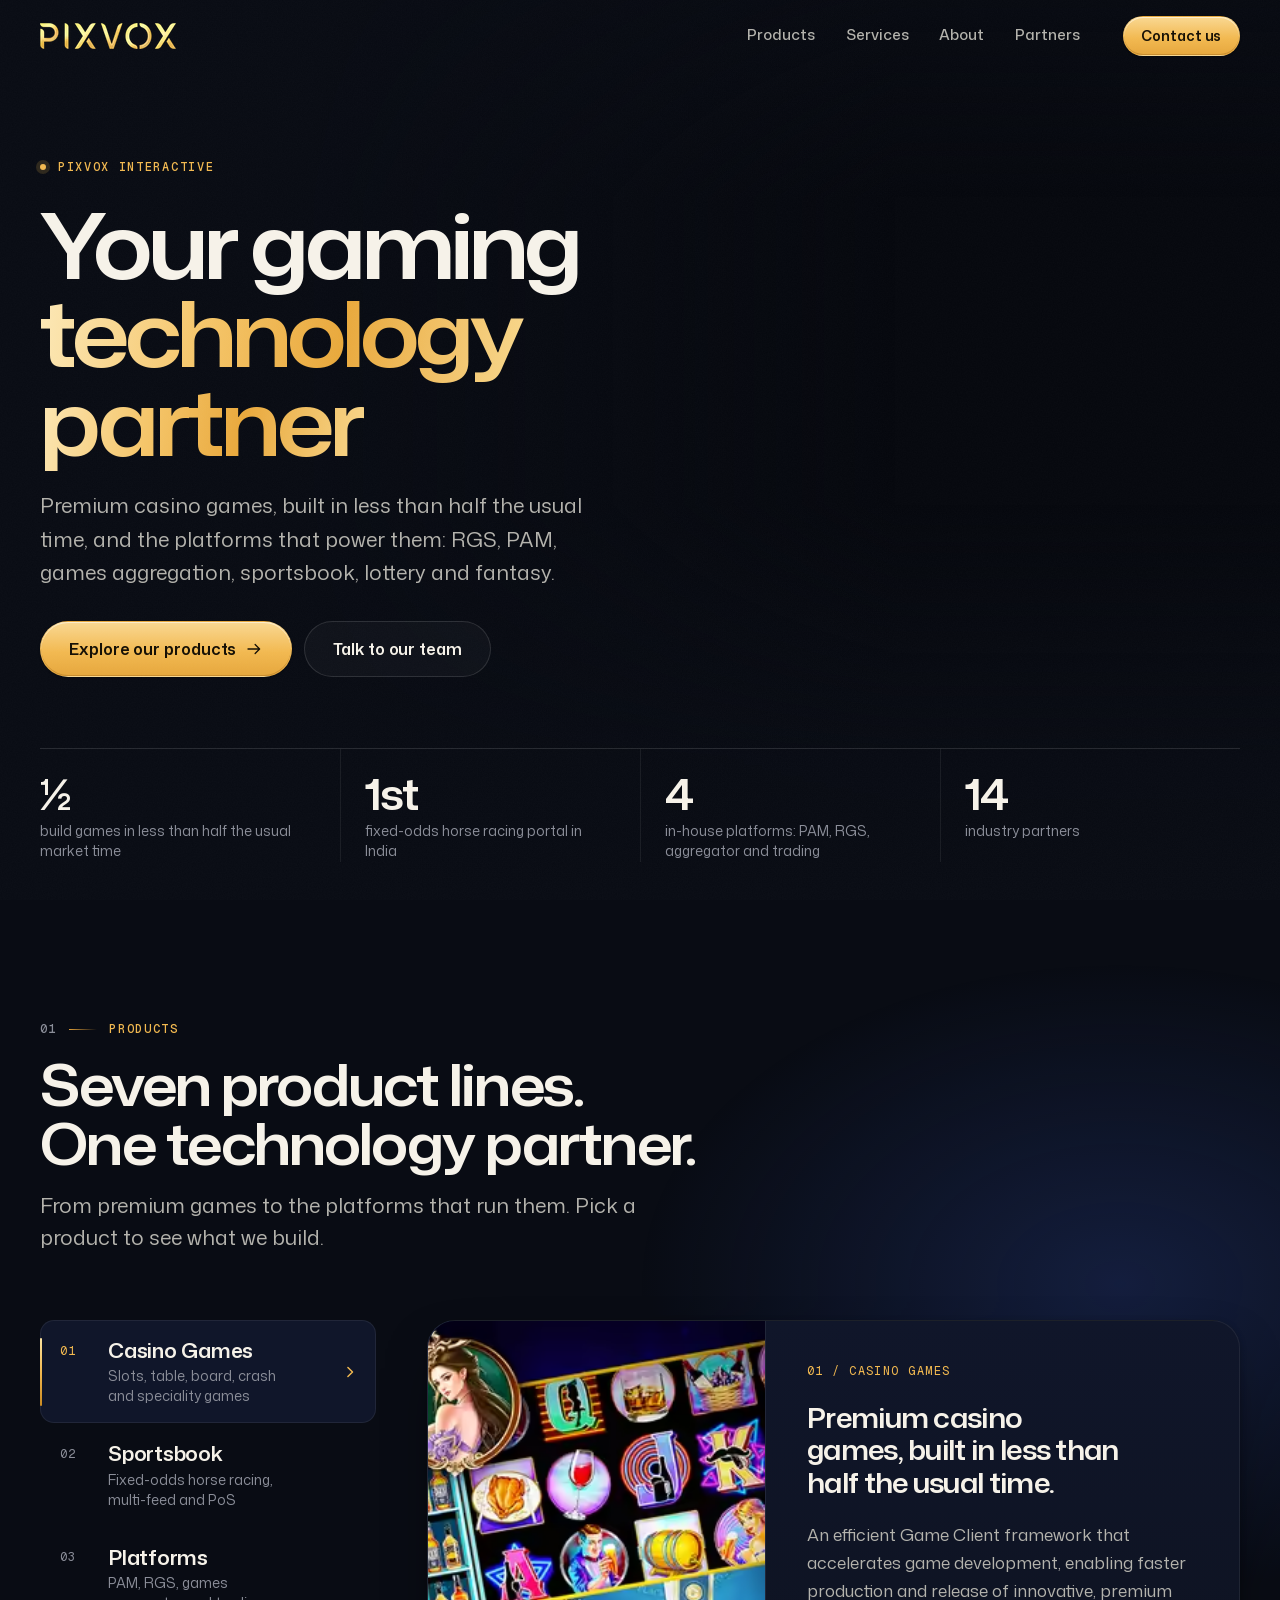
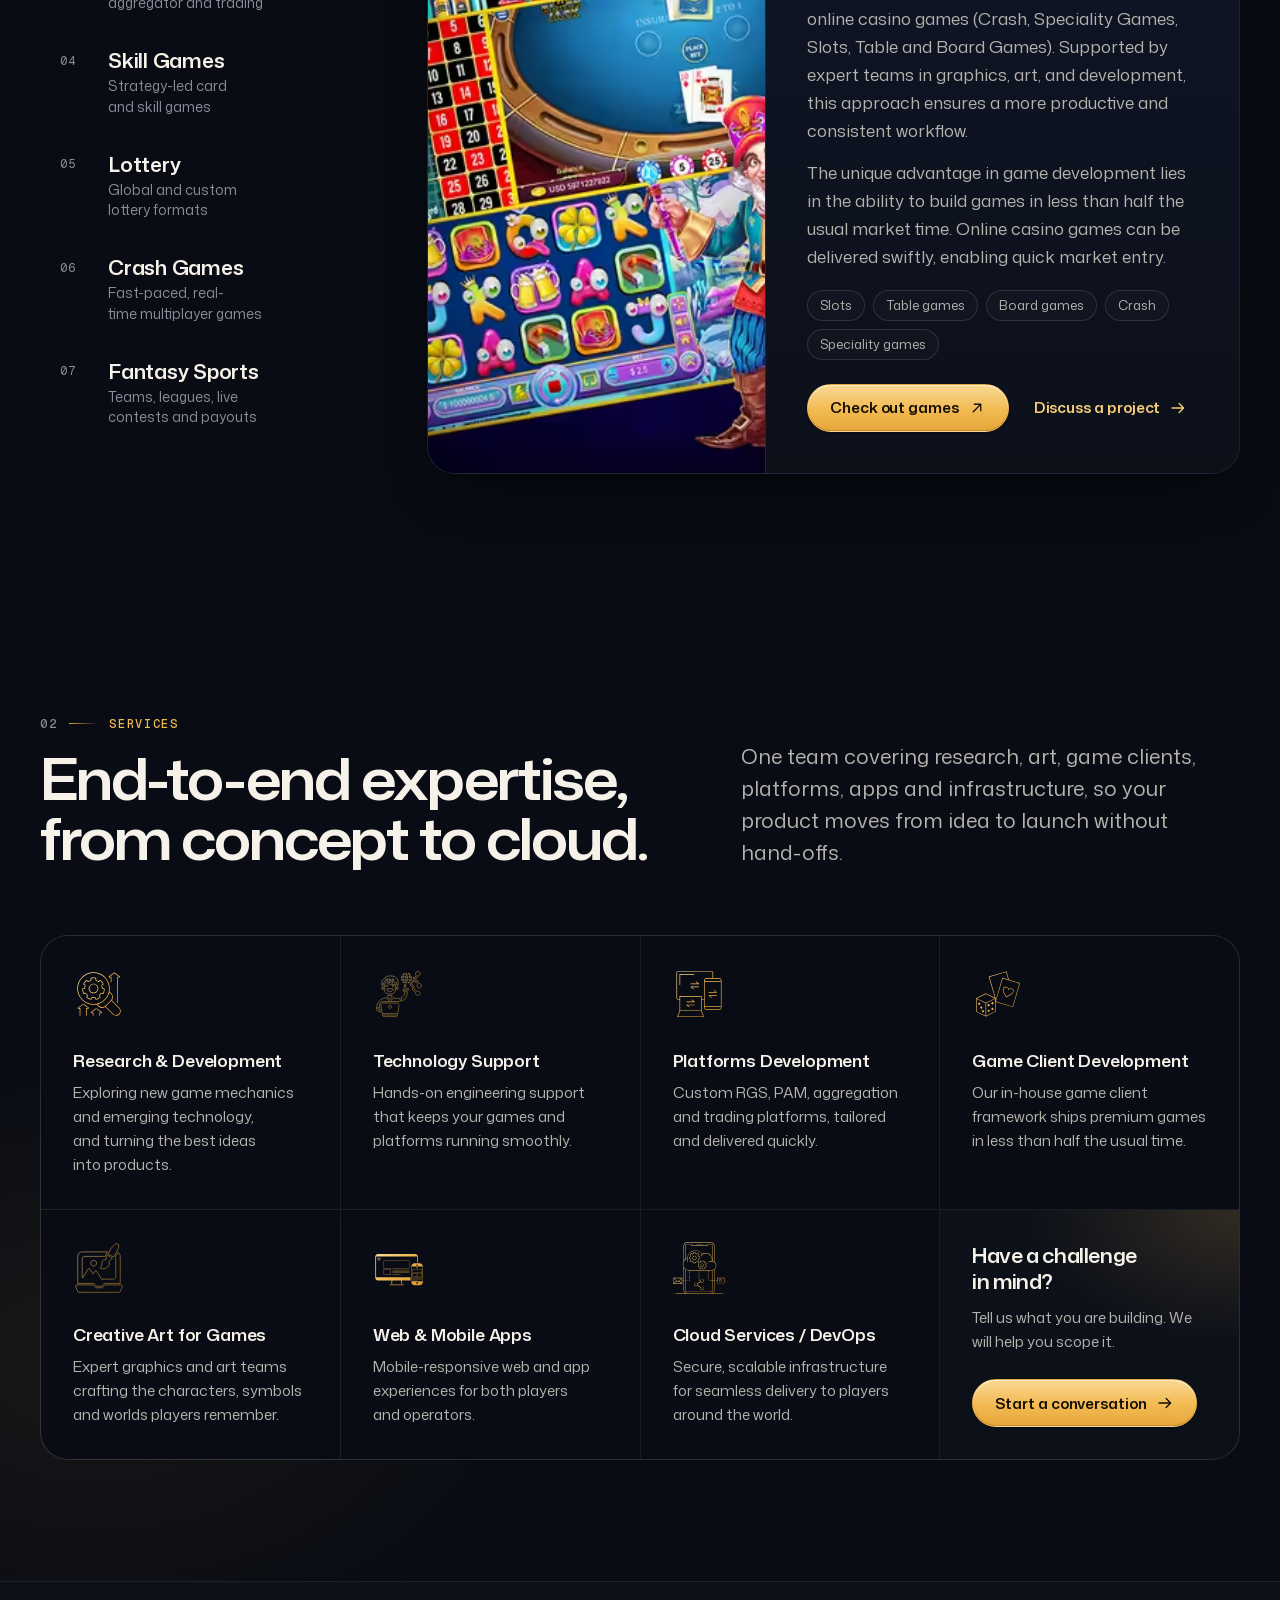
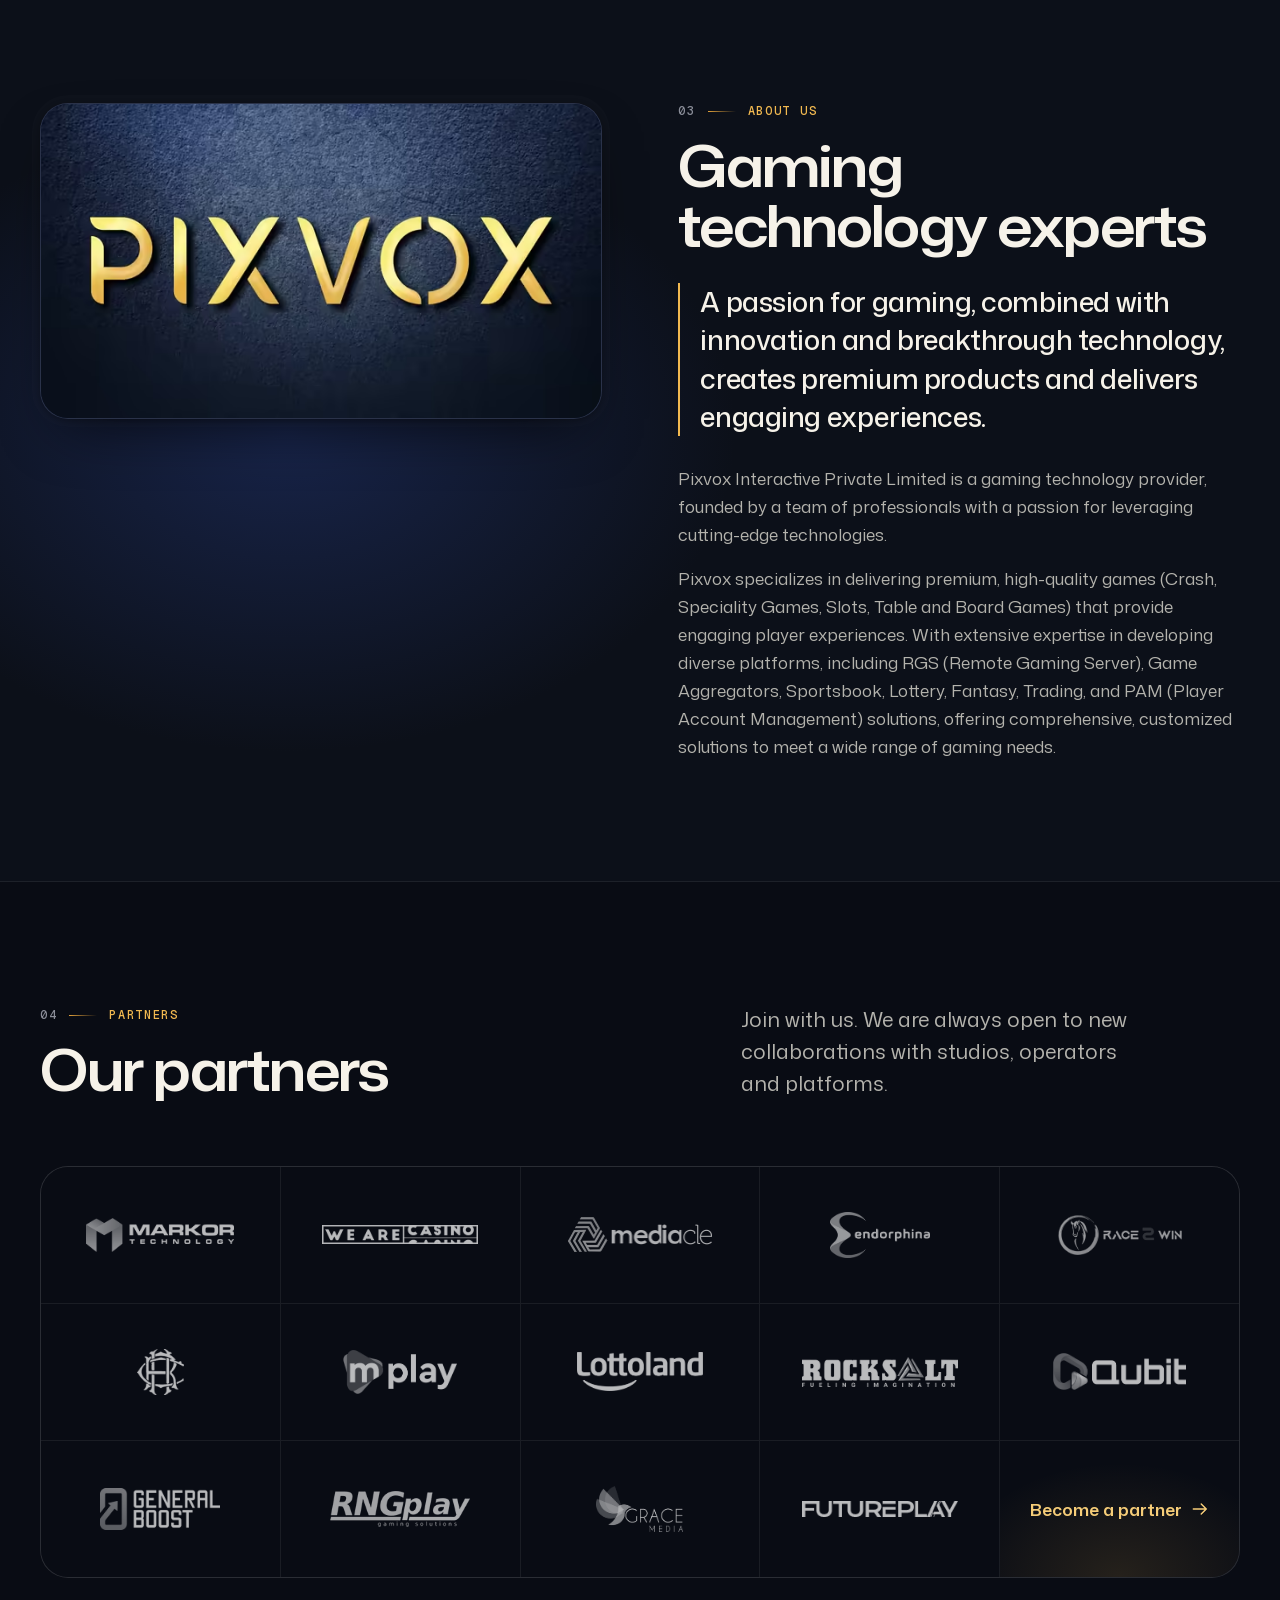
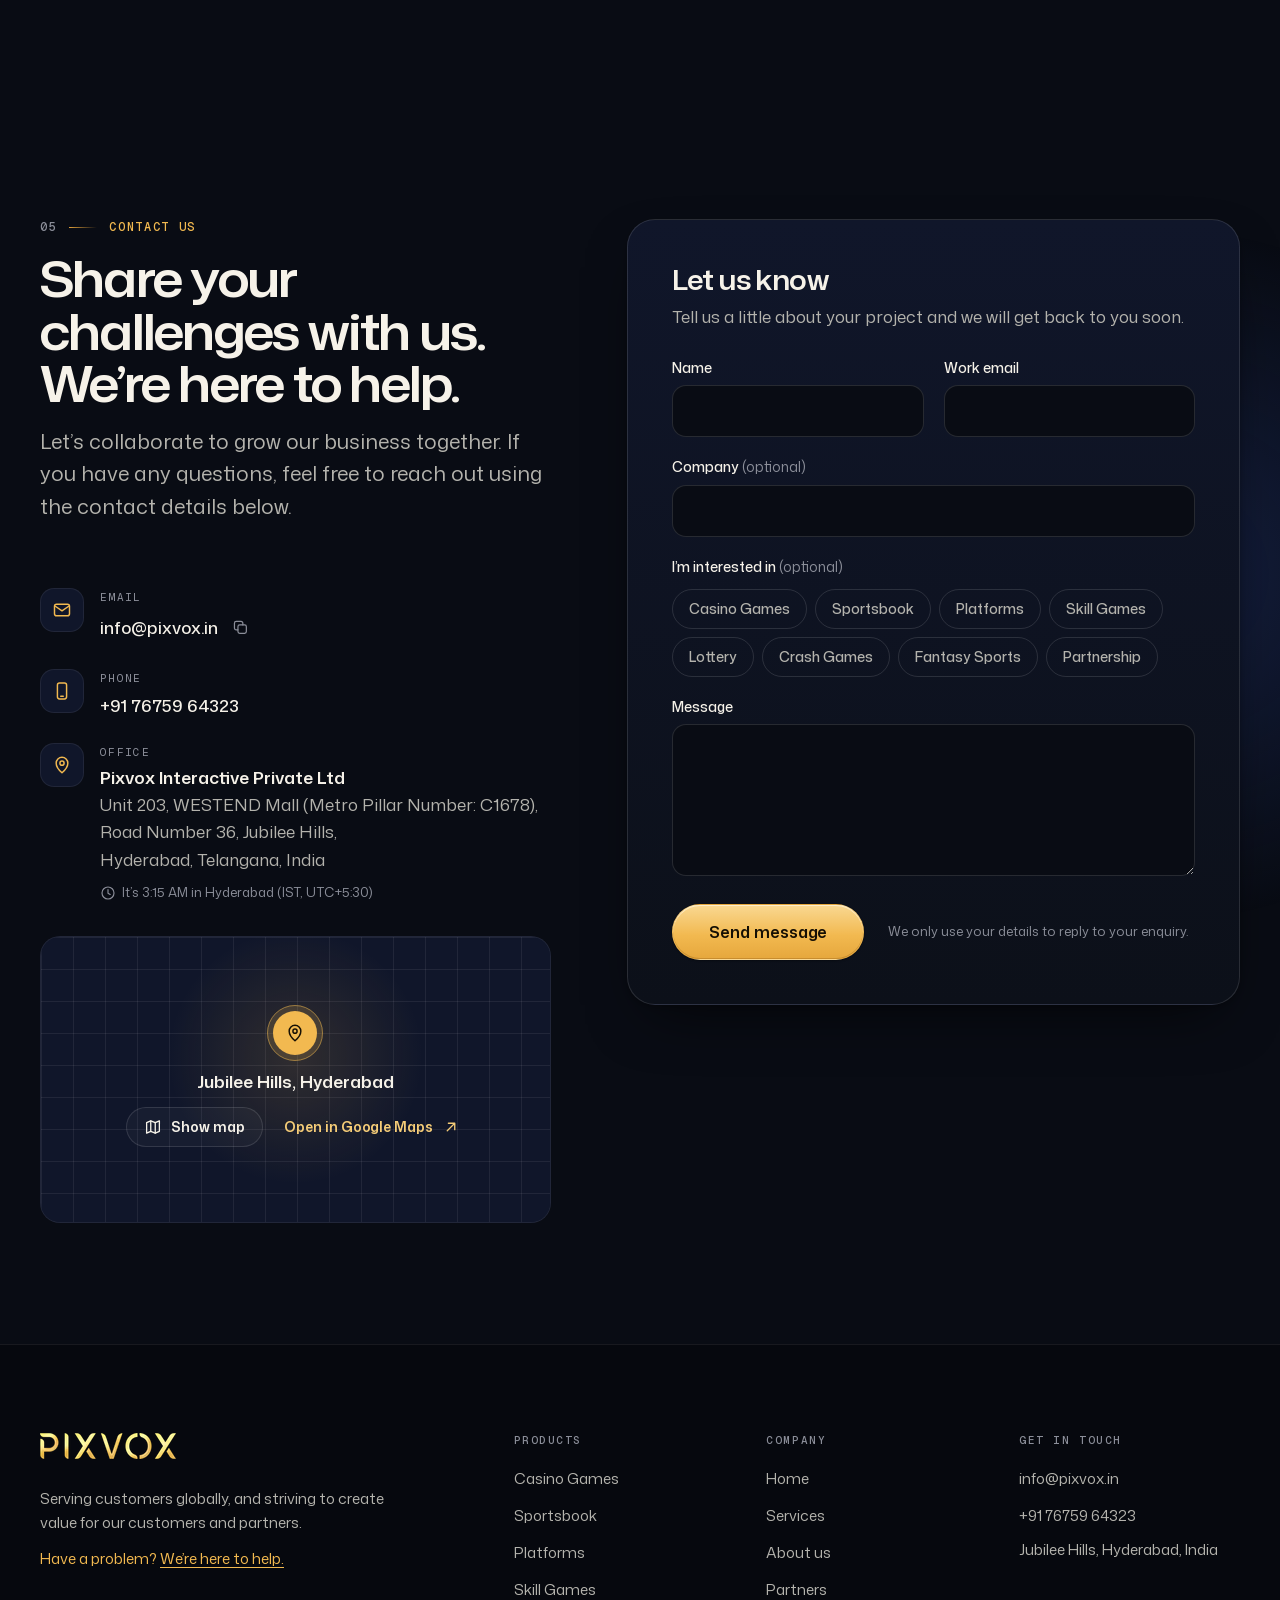
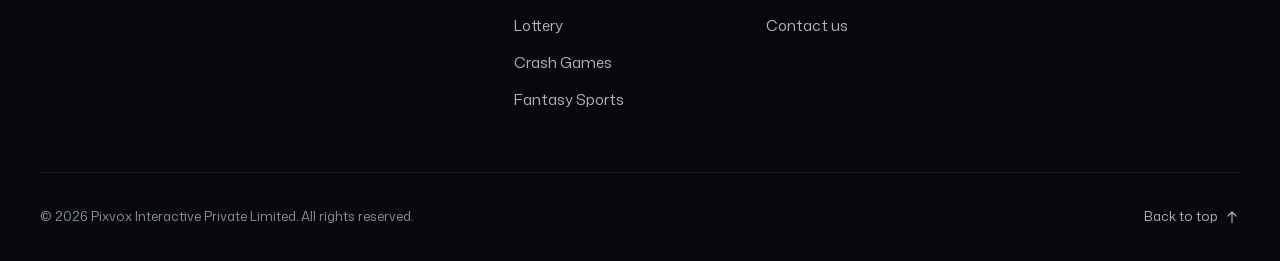
<file: index.html>
<!DOCTYPE html>
<html lang="en">
<head>
	<meta charset="utf-8">
	<meta name="viewport" content="width=device-width, initial-scale=1, viewport-fit=cover">
	<title>Pixvox Interactive | Your Gaming Technology Partner</title>
	<meta name="description" content="Pixvox Interactive is a gaming technology partner building premium casino and crash games, RGS, PAM, sportsbook, lottery and fantasy platforms.">
	<meta name="keywords" content="Casino, Sport, Lottery, Trading, exchange, Andar Bahar, Teen Patti, Ludo, Snakes &amp; Ladder, Crash Games, Blackjack, RGS, PAM, Games Aggregator, Sportsbook, Fantasy">
	<meta name="author" content="Pixvox Interactive">
	<meta name="robots" content="index, follow">
	<link rel="canonical" href="https://pixvox.in/">
	<meta name="theme-color" content="#090c14">
	<meta name="color-scheme" content="dark">
	<meta name="format-detection" content="telephone=no">

	<meta property="og:type" content="website">
	<meta property="og:site_name" content="Pixvox Interactive">
	<meta property="og:url" content="https://pixvox.in/">
	<meta property="og:title" content="Pixvox Interactive | Your Gaming Technology Partner">
	<meta property="og:description" content="Premium casino games and the platforms that power them: RGS, PAM, games aggregation, sportsbook, lottery and fantasy.">
	<meta property="og:image" content="https://pixvox.in/assets/img/brand/og-image.jpg">
	<meta property="og:image:width" content="1200">
	<meta property="og:image:height" content="630">
	<meta property="og:image:alt" content="Pixvox: your gaming technology partner">
	<meta name="twitter:card" content="summary_large_image">

	<link rel="icon" href="assets/img/brand/favicon.ico" sizes="48x48">
	<link rel="icon" href="assets/img/brand/favicon-32.png" type="image/png" sizes="32x32">
	<link rel="icon" href="assets/img/brand/favicon-16.png" type="image/png" sizes="16x16">
	<link rel="apple-touch-icon" href="assets/img/brand/apple-touch-icon.png">

	<link rel="preload" href="assets/fonts/mona-sans-var.woff2" as="font" type="font/woff2" crossorigin>
	<link rel="stylesheet" href="assets/css/main.css">
	<link rel="dns-prefetch" href="https://www.gstatic.com">
	<link rel="dns-prefetch" href="https://firestore.googleapis.com">
	<script>document.documentElement.classList.add('js');</script>
	<script type="module" src="assets/js/main.js"></script>
	<noscript><style>.explorer__panel[hidden]{display:block!important;content-visibility:visible!important}.menu-toggle{display:none!important}.site-header__cta{display:inline-flex!important}</style></noscript>

	<script type="application/ld+json">
	{
		"@context": "https://schema.org",
		"@type": "Organization",
		"name": "Pixvox Interactive Private Limited",
		"alternateName": "Pixvox",
		"url": "https://pixvox.in/",
		"logo": "https://pixvox.in/images/RnD/pixvox-sidebar.png",
		"image": "https://pixvox.in/assets/img/brand/og-image.jpg",
		"description": "Gaming technology provider delivering premium casino, crash, skill and lottery games and platforms including RGS, PAM, games aggregation, sportsbook, fantasy and trading.",
		"email": "info@pixvox.in",
		"telephone": "+91-7675964323",
		"address": {
			"@type": "PostalAddress",
			"streetAddress": "Unit 203, WESTEND Mall (Metro Pillar Number: C1678), Road Number 36, Jubilee Hills",
			"addressLocality": "Hyderabad",
			"addressRegion": "Telangana",
			"addressCountry": "IN"
		},
		"contactPoint": {
			"@type": "ContactPoint",
			"contactType": "sales",
			"email": "info@pixvox.in",
			"telephone": "+91-7675964323",
			"areaServed": "Worldwide",
			"availableLanguage": ["en"]
		}
	}
	</script>
</head>
<body>
<svg class="sprite" aria-hidden="true" focusable="false">
	<symbol id="i-arrow-right" viewBox="0 0 24 24"><path d="M4 12h15M13.5 6l6 6-6 6"/></symbol>
	<symbol id="i-arrow-up-right" viewBox="0 0 24 24"><path d="M7 17 17 7M8.5 7H17v8.5"/></symbol>
	<symbol id="i-arrow-up" viewBox="0 0 24 24"><path d="M12 20V5M6 10.5 12 4.5l6 6"/></symbol>
	<symbol id="i-chevron" viewBox="0 0 24 24"><path d="m6.5 9.5 5.5 5.5 5.5-5.5"/></symbol>
	<symbol id="i-close" viewBox="0 0 24 24"><path d="M6 6l12 12M18 6 6 18"/></symbol>
	<symbol id="i-mail" viewBox="0 0 24 24"><rect x="3" y="5" width="18" height="14" rx="2.5"/><path d="m4 7.5 8 5.5 8-5.5"/></symbol>
	<symbol id="i-mobile" viewBox="0 0 24 24"><rect x="6.5" y="2.5" width="11" height="19" rx="2.5"/><path d="M10.5 18.25h3"/></symbol>
	<symbol id="i-pin" viewBox="0 0 24 24"><path d="M12 21.25s-7-6.1-7-11.5a7 7 0 0 1 14 0c0 5.4-7 11.5-7 11.5Z"/><circle cx="12" cy="9.75" r="2.5"/></symbol>
	<symbol id="i-clock" viewBox="0 0 24 24"><circle cx="12" cy="12" r="9"/><path d="M12 7v5.25l3.25 2"/></symbol>
	<symbol id="i-copy" viewBox="0 0 24 24"><rect x="8.5" y="8.5" width="12" height="12" rx="2.5"/><path d="M15.5 8.5V6A2.5 2.5 0 0 0 13 3.5H6A2.5 2.5 0 0 0 3.5 6v7A2.5 2.5 0 0 0 6 15.5h2.5"/></symbol>
	<symbol id="i-check" viewBox="0 0 24 24"><path d="m5 12.5 4.5 4.5L19 7.5"/></symbol>
	<symbol id="i-play" viewBox="0 0 24 24"><path d="M8 5.6v12.8a1 1 0 0 0 1.52.85l10.3-6.4a1 1 0 0 0 0-1.7L9.52 4.75A1 1 0 0 0 8 5.6Z" fill="currentColor" stroke="none"/></symbol>
	<symbol id="i-replay" viewBox="0 0 24 24"><path d="M4.5 12a7.5 7.5 0 1 0 2.4-5.5"/><path d="M4.5 3.75V8.5h4.75"/></symbol>
	<symbol id="i-alert" viewBox="0 0 24 24"><circle cx="12" cy="12" r="9"/><path d="M12 7.5v5.25M12 16.5v.01"/></symbol>
	<symbol id="i-map" viewBox="0 0 24 24"><path d="m3.5 6.25 5.5-2.5 6 2.5 5.5-2.5v14l-5.5 2.5-6-2.5-5.5 2.5Z"/><path d="M9 3.75v14M15 6.25v14"/></symbol>
</svg>

<a class="skip-link" href="#main">Skip to main content</a>
<div class="top-sentinel" aria-hidden="true"></div>

<header class="site-header" data-header>
	<div class="container site-header__inner">
		<a class="brand" href="#home" aria-label="Pixvox Interactive, back to top">
			<img src="assets/img/brand/pixvox-logo-272.webp" srcset="assets/img/brand/pixvox-logo-136.webp 1x, assets/img/brand/pixvox-logo-272.webp 2x, assets/img/brand/pixvox-logo-408.webp 3x" alt="" width="136" height="26">
		</a>
		<nav class="nav" aria-label="Primary">
			<ul class="nav__list" data-nav>
				<li><a class="nav__link" href="#products">Products</a></li>
				<li><a class="nav__link" href="#services">Services</a></li>
				<li><a class="nav__link" href="#aboutUs">About</a></li>
				<li><a class="nav__link" href="#partners">Partners</a></li>
			</ul>
			<span class="nav__indicator" aria-hidden="true"></span>
		</nav>
		<a class="btn btn--primary btn--sm site-header__cta" href="#contactUs">Contact us</a>
		<button class="menu-toggle" type="button" aria-haspopup="dialog" aria-controls="mobile-menu" data-menu-open>
			<span class="visually-hidden">Open menu</span>
			<span class="menu-toggle__bars" aria-hidden="true"></span>
		</button>
	</div>
</header>

<dialog class="menu" id="mobile-menu" aria-label="Site menu" data-menu>
	<div class="menu__inner">
		<div class="container menu__top">
			<a class="brand" href="#home" data-menu-link aria-label="Pixvox Interactive, back to top">
				<img src="assets/img/brand/pixvox-logo-272.webp" srcset="assets/img/brand/pixvox-logo-136.webp 1x, assets/img/brand/pixvox-logo-272.webp 2x, assets/img/brand/pixvox-logo-408.webp 3x" alt="" width="136" height="26">
			</a>
			<button class="menu__close" type="button" data-menu-close>
				<span class="visually-hidden">Close menu</span>
				<svg class="icon" aria-hidden="true"><use href="#i-close"/></svg>
			</button>
		</div>
		<nav class="container menu__nav" aria-label="Mobile">
			<ol class="menu__list">
				<li style="--i:0"><a href="#products" data-menu-link><span class="menu__num">01</span>Products</a></li>
				<li style="--i:1"><a href="#services" data-menu-link><span class="menu__num">02</span>Services</a></li>
				<li style="--i:2"><a href="#aboutUs" data-menu-link><span class="menu__num">03</span>About us</a></li>
				<li style="--i:3"><a href="#partners" data-menu-link><span class="menu__num">04</span>Partners</a></li>
				<li style="--i:4"><a href="#contactUs" data-menu-link><span class="menu__num">05</span>Contact us</a></li>
			</ol>
		</nav>
		<div class="container menu__foot">
			<a class="btn btn--primary btn--lg btn--block" href="#contactUs" data-menu-link>Start a conversation <svg class="icon" aria-hidden="true"><use href="#i-arrow-right"/></svg></a>
			<p class="menu__contact"><a href="mailto:info@pixvox.in">info@pixvox.in</a><span aria-hidden="true">·</span><a href="tel:+917675964323">+91&nbsp;76759&nbsp;64323</a></p>
		</div>
	</div>
</dialog>

<main id="main" tabindex="-1">

	<!-- Hero -->
	<section class="hero" id="home" aria-labelledby="hero-title">
		<div class="hero__media" aria-hidden="true">
			<picture>
				<source media="(max-width: 47.99em)" type="image/avif" srcset="assets/img/hero/hero-m-680.avif 680w, assets/img/hero/hero-m-820.avif 820w, assets/img/hero/hero-m-1020.avif 1020w" sizes="100vw">
				<source media="(max-width: 47.99em)" type="image/webp" srcset="assets/img/hero/hero-m-680.webp 680w, assets/img/hero/hero-m-820.webp 820w, assets/img/hero/hero-m-1020.webp 1020w" sizes="100vw">
				<source type="image/avif" srcset="assets/img/hero/hero-960.avif 960w, assets/img/hero/hero-1440.avif 1440w, assets/img/hero/hero-1920.avif 1920w" sizes="100vw">
				<img class="hero__img" src="assets/img/hero/hero-1920.webp" srcset="assets/img/hero/hero-960.webp 960w, assets/img/hero/hero-1440.webp 1440w, assets/img/hero/hero-1920.webp 1920w" sizes="100vw" width="1920" height="1024" alt="" fetchpriority="high" decoding="async">
			</picture>
		</div>
		<div class="container hero__content">
			<p class="eyebrow hero__eyebrow"><span class="eyebrow__dot" aria-hidden="true"></span>Pixvox Interactive</p>
			<h1 class="hero__title" id="hero-title">
				<span class="hero__line">Your gaming</span>
				<span class="hero__line"><span class="text-gold">technology partner</span></span>
			</h1>
			<p class="hero__lead">Premium casino games, built in less than half the usual time, and the platforms that power them: RGS, PAM, games aggregation, sportsbook, lottery and fantasy.</p>
			<div class="hero__actions">
				<a class="btn btn--primary btn--lg" href="#products">Explore our products <svg class="icon" aria-hidden="true"><use href="#i-arrow-right"/></svg></a>
				<a class="btn btn--ghost btn--lg" href="#contactUs">Talk to our team</a>
			</div>
		</div>
		<div class="container">
			<ul class="hero__stats" aria-label="Pixvox at a glance">
				<li class="stat" style="--i:0"><span class="stat__value" aria-hidden="true">½</span> <span class="stat__label">build games in less than half the usual market time</span></li>
				<li class="stat" style="--i:1"><span class="stat__value">1st</span> <span class="stat__label">fixed-odds horse racing portal in India</span></li>
				<li class="stat" style="--i:2"><span class="stat__value">4</span> <span class="stat__label">in-house platforms: PAM, RGS, aggregator and trading</span></li>
				<li class="stat" style="--i:3"><span class="stat__value" data-partner-count>14</span> <span class="stat__label">industry partners</span></li>
			</ul>
		</div>
	</section>

	<!-- Products -->
	<section class="section products" id="products" aria-labelledby="products-title">
		<div class="container">
			<header class="section-head" data-reveal>
				<p class="eyebrow"><span class="eyebrow__index">01</span>Products</p>
				<h2 class="section-head__title" id="products-title">Seven product lines. One technology partner.</h2>
				<p class="section-head__lead">From premium games to the platforms that run them. Pick a product to see what we build.</p>
			</header>

			<div class="explorer" data-explorer>
				<!-- 01 Casino Games -->
				<h3 class="explorer__heading" id="casino-games">
					<button class="explorer__tab" type="button" id="tab-casino-games" aria-expanded="true" aria-controls="panel-casino-games">
						<span class="explorer__num">01</span>
						<span class="explorer__name">Casino Games</span>
						<span class="explorer__summary">Slots, table, board, crash and speciality games</span>
						<svg class="icon explorer__chevron" aria-hidden="true"><use href="#i-chevron"/></svg>
					</button>
				</h3>
				<section class="explorer__panel" id="panel-casino-games" aria-labelledby="tab-casino-games">
					<div class="explorer__card">
						<div class="explorer__media">
							<picture>
								<source type="image/avif" srcset="assets/img/products/casino-games-400.avif 400w, assets/img/products/casino-games-600.avif 600w" sizes="(min-width: 64em) 20rem, (min-width: 40em) 40vw, 92vw">
								<img src="assets/img/products/casino-games-600.webp" srcset="assets/img/products/casino-games-400.webp 400w, assets/img/products/casino-games-600.webp 600w" sizes="(min-width: 64em) 20rem, (min-width: 40em) 40vw, 92vw" width="600" height="800" alt="Collage of Pixvox casino games: themed slots, roulette and blackjack tables" loading="lazy" decoding="async">
							</picture>
						</div>
						<div class="explorer__body">
							<p class="explorer__kicker">01 / Casino Games</p>
							<h4 class="explorer__title">Premium casino games, built in less than half the usual time.</h4>
							<div class="explorer__text">
								<p>An efficient Game Client framework that accelerates game development, enabling faster production and release of innovative, premium online casino games (Crash, Speciality Games, Slots, Table and Board Games). Supported by expert teams in graphics, art, and development, this approach ensures a more productive and consistent workflow.</p>
								<p>The unique advantage in game development lies in the ability to build games in less than half the usual market time. Online casino games can be delivered swiftly, enabling quick market entry.</p>
							</div>
							<ul class="tags" aria-label="Game types">
								<li>Slots</li><li>Table games</li><li>Board games</li><li>Crash</li><li>Speciality games</li>
							</ul>
							<div class="explorer__actions">
								<a class="btn btn--primary" href="https://www.qubitgamez.com/games" target="_blank" rel="noopener">Check out games <svg class="icon" aria-hidden="true"><use href="#i-arrow-up-right"/></svg><span class="visually-hidden">(opens in a new tab)</span></a>
								<a class="btn btn--text" href="#contactUs" data-topic="Casino Games">Discuss a project <svg class="icon" aria-hidden="true"><use href="#i-arrow-right"/></svg></a>
							</div>
						</div>
					</div>
				</section>

				<!-- 02 Sportsbook -->
				<h3 class="explorer__heading" id="sportsbook">
					<button class="explorer__tab" type="button" id="tab-sportsbook" aria-expanded="false" aria-controls="panel-sportsbook">
						<span class="explorer__num">02</span>
						<span class="explorer__name">Sportsbook</span>
						<span class="explorer__summary">Fixed-odds horse racing, multi-feed and PoS</span>
						<svg class="icon explorer__chevron" aria-hidden="true"><use href="#i-chevron"/></svg>
					</button>
				</h3>
				<section class="explorer__panel" id="panel-sportsbook" aria-labelledby="tab-sportsbook" hidden="until-found">
					<div class="explorer__card">
						<div class="explorer__media">
							<picture>
								<source type="image/avif" srcset="assets/img/products/sportsbook-400.avif 400w, assets/img/products/sportsbook-600.avif 600w" sizes="(min-width: 64em) 20rem, (min-width: 40em) 40vw, 92vw">
								<img src="assets/img/products/sportsbook-600.webp" srcset="assets/img/products/sportsbook-400.webp 400w, assets/img/products/sportsbook-600.webp 600w" sizes="(min-width: 64em) 20rem, (min-width: 40em) 40vw, 92vw" width="600" height="800" alt="Jockeys racing their horses towards the camera" loading="lazy" decoding="async">
							</picture>
						</div>
						<div class="explorer__body">
							<p class="explorer__kicker">02 / Sportsbook</p>
							<h4 class="explorer__title">India’s first fixed-odds portal for horse racing.</h4>
							<div class="explorer__text">
								<p>Partnered with Razor Gaming Private Limited, a part of Hyderabad Race Club, one of India’s premier racecourses, to develop a comprehensive solution for all sports booking needs within the horse racing industry. This collaboration has led to the creation of India’s first fixed odds portal in horse racing.</p>
								<p>The platform offers a multi-feed system, seamlessly aggregating domestic, international, and virtual racing events in one location, simplifying the online racing experience for users.</p>
								<p>Additionally, Terminal / Mobile PoS solution provides a flexible and intuitive point-of-sale system for efficient transaction processing and payments, ensuring a smooth, user-friendly experience.</p>
							</div>
							<ul class="tags" aria-label="Highlights">
								<li>Fixed odds</li><li>Domestic, international &amp; virtual feeds</li><li>Terminal &amp; mobile PoS</li>
							</ul>
							<div class="explorer__actions">
								<a class="btn btn--primary" href="https://www.race2win.com/" target="_blank" rel="noopener">Visit Race2win <svg class="icon" aria-hidden="true"><use href="#i-arrow-up-right"/></svg><span class="visually-hidden">(opens in a new tab)</span></a>
								<a class="btn btn--text" href="#contactUs" data-topic="Sportsbook">Discuss a project <svg class="icon" aria-hidden="true"><use href="#i-arrow-right"/></svg></a>
							</div>
						</div>
					</div>
				</section>

				<!-- 03 Platforms -->
				<h3 class="explorer__heading" id="platforms">
					<button class="explorer__tab" type="button" id="tab-platforms" aria-expanded="false" aria-controls="panel-platforms">
						<span class="explorer__num">03</span>
						<span class="explorer__name">Platforms</span>
						<span class="explorer__summary">PAM, RGS, games aggregator and trading</span>
						<svg class="icon explorer__chevron" aria-hidden="true"><use href="#i-chevron"/></svg>
					</button>
				</h3>
				<section class="explorer__panel" id="panel-platforms" aria-labelledby="tab-platforms" hidden="until-found">
					<div class="explorer__card explorer__card--split">
						<div class="explorer__media">
							<picture>
								<source type="image/avif" srcset="assets/img/products/platforms-400.avif 400w, assets/img/products/platforms-600.avif 600w" sizes="(min-width: 64em) 20rem, (min-width: 40em) 40vw, 92vw">
								<img src="assets/img/products/platforms-600.webp" srcset="assets/img/products/platforms-400.webp 400w, assets/img/products/platforms-600.webp 600w" sizes="(min-width: 64em) 20rem, (min-width: 40em) 40vw, 92vw" width="600" height="800" alt="Illustration of live trading charts, crypto tokens and a connected network of players" loading="lazy" decoding="async">
							</picture>
						</div>
						<div class="explorer__body">
							<p class="explorer__kicker">03 / Platforms</p>
							<h4 class="explorer__title">The platforms behind the games: secure, real-time and built to integrate.</h4>
							<p class="explorer__intro">Player accounts, game delivery, aggregation and trading, built in-house and ready to integrate with your stack.</p>
						</div>
						<dl class="features">
							<div class="feature">
								<dt class="feature__title">PAM <span>Player Account Management</span></dt>
								<dd>A fully secure PAM solution with a feature-rich back office, intuitive dashboards, and real-time data analysis. Provides a complete view of user activities and behaviour on the platform.</dd>
							</div>
							<div class="feature">
								<dt class="feature__title">RGS <span>Remote Gaming Server</span></dt>
								<dd>A robust, secure server infrastructure for seamless game delivery (Slots, Table, Board, Crash, Keno) to players globally. Supports all currency types, including standard, custom, and cryptocurrency.</dd>
							</div>
							<div class="feature">
								<dt class="feature__title">Games Aggregator</dt>
								<dd>A simple API-based platform for seamless integration. Features a comprehensive back-end system for easy configuration, monitoring, and reporting.</dd>
							</div>
							<div class="feature">
								<dt class="feature__title">Trade Platforms</dt>
								<dd>Custom-built trading platforms allowing users to trade on future events across various sectors such as sports, movies, politics, and more. Tailored solutions can be delivered quickly.</dd>
							</div>
						</dl>
						<div class="explorer__actions">
							<a class="btn btn--primary" href="#contactUs" data-topic="Platforms">Discuss your platform <svg class="icon" aria-hidden="true"><use href="#i-arrow-right"/></svg></a>
						</div>
					</div>
				</section>

				<!-- 04 Skill Games -->
				<h3 class="explorer__heading" id="skill-games">
					<button class="explorer__tab" type="button" id="tab-skill-games" aria-expanded="false" aria-controls="panel-skill-games">
						<span class="explorer__num">04</span>
						<span class="explorer__name">Skill Games</span>
						<span class="explorer__summary">Strategy-led card and skill games</span>
						<svg class="icon explorer__chevron" aria-hidden="true"><use href="#i-chevron"/></svg>
					</button>
				</h3>
				<section class="explorer__panel" id="panel-skill-games" aria-labelledby="tab-skill-games" hidden="until-found">
					<div class="explorer__card">
						<div class="explorer__media">
							<picture>
								<source type="image/avif" srcset="assets/img/products/skill-games-400.avif 400w, assets/img/products/skill-games-600.avif 600w" sizes="(min-width: 64em) 20rem, (min-width: 40em) 40vw, 92vw">
								<img src="assets/img/products/skill-games-600.webp" srcset="assets/img/products/skill-games-400.webp 400w, assets/img/products/skill-games-600.webp 600w" sizes="(min-width: 64em) 20rem, (min-width: 40em) 40vw, 92vw" width="600" height="800" alt="Four aces and stacks of poker chips on a green card table" loading="lazy" decoding="async">
							</picture>
						</div>
						<div class="explorer__body">
							<p class="explorer__kicker">04 / Skill Games</p>
							<h4 class="explorer__title">Skill games that blend strategy, skill and entertainment.</h4>
							<div class="explorer__text">
								<p>Expertise in designing skill games that incorporate original game elements and real-world activities, such as card games. These games offer engaging, interactive experiences, blending strategy, skill, and entertainment. With customizable features, each game can be tailored to meet player preferences, delivering captivating gameplay.</p>
							</div>
							<ul class="tags" aria-label="Highlights">
								<li>Card games</li><li>Original game elements</li><li>Customizable features</li>
							</ul>
							<div class="explorer__actions">
								<a class="btn btn--primary" href="#contactUs" data-topic="Skill Games">Discuss a project <svg class="icon" aria-hidden="true"><use href="#i-arrow-right"/></svg></a>
							</div>
						</div>
					</div>
				</section>

				<!-- 05 Lottery -->
				<h3 class="explorer__heading" id="lottery">
					<button class="explorer__tab" type="button" id="tab-lottery" aria-expanded="false" aria-controls="panel-lottery">
						<span class="explorer__num">05</span>
						<span class="explorer__name">Lottery</span>
						<span class="explorer__summary">Global and custom lottery formats</span>
						<svg class="icon explorer__chevron" aria-hidden="true"><use href="#i-chevron"/></svg>
					</button>
				</h3>
				<section class="explorer__panel" id="panel-lottery" aria-labelledby="tab-lottery" hidden="until-found">
					<div class="explorer__card">
						<div class="explorer__media">
							<picture>
								<source type="image/avif" srcset="assets/img/products/lottery-400.avif 400w, assets/img/products/lottery-600.avif 600w" sizes="(min-width: 64em) 20rem, (min-width: 40em) 40vw, 92vw">
								<img src="assets/img/products/lottery-600.webp" srcset="assets/img/products/lottery-400.webp 400w, assets/img/products/lottery-600.webp 600w" sizes="(min-width: 64em) 20rem, (min-width: 40em) 40vw, 92vw" width="600" height="800" alt="Lottery balls, lottery tickets and stacks of gold coins" loading="lazy" decoding="async">
							</picture>
						</div>
						<div class="explorer__body">
							<p class="explorer__kicker">05 / Lottery</p>
							<h4 class="explorer__title">Lottery software for global and custom formats.</h4>
							<div class="explorer__text">
								<p>Lottery software solution, designed to support both global and custom lottery formats. These mobile-responsive platforms offer seamless integration, scalability, and flexible features.</p>
								<p>With a focus on security and real-time data processing, the solutions ensure efficient lottery management while delivering a user-friendly experience for both operators and players.</p>
							</div>
							<ul class="tags" aria-label="Highlights">
								<li>Global &amp; custom formats</li><li>Mobile-responsive</li><li>Real-time data</li><li>Secure by design</li>
							</ul>
							<div class="explorer__actions">
								<a class="btn btn--primary" href="#contactUs" data-topic="Lottery">Discuss a project <svg class="icon" aria-hidden="true"><use href="#i-arrow-right"/></svg></a>
							</div>
						</div>
					</div>
				</section>

				<!-- 06 Crash Games -->
				<h3 class="explorer__heading" id="crash-games">
					<button class="explorer__tab" type="button" id="tab-crash-games" aria-expanded="false" aria-controls="panel-crash-games">
						<span class="explorer__num">06</span>
						<span class="explorer__name">Crash Games</span>
						<span class="explorer__summary">Fast-paced, real-time multiplayer games</span>
						<svg class="icon explorer__chevron" aria-hidden="true"><use href="#i-chevron"/></svg>
					</button>
				</h3>
				<section class="explorer__panel" id="panel-crash-games" aria-labelledby="tab-crash-games" hidden="until-found">
					<div class="explorer__card">
						<div class="explorer__media">
							<picture>
								<source type="image/avif" srcset="assets/img/products/crash-games-400.avif 400w, assets/img/products/crash-games-600.avif 600w" sizes="(min-width: 64em) 20rem, (min-width: 40em) 40vw, 92vw">
								<img src="assets/img/products/crash-games-600.webp" srcset="assets/img/products/crash-games-400.webp 400w, assets/img/products/crash-games-600.webp 600w" sizes="(min-width: 64em) 20rem, (min-width: 40em) 40vw, 92vw" width="600" height="800" alt="Rocket Crash game screen: a rocket lifts off as the multiplier climbs" loading="lazy" decoding="async">
							</picture>
						</div>
						<div class="explorer__body">
							<p class="explorer__kicker">06 / Crash Games</p>
							<h4 class="explorer__title">Fast-paced multiplayer crash games.</h4>
							<div class="explorer__text">
								<p>Engaging crash games crafted to deliver a thrilling gaming experience. These fast-paced, multiplayer games provide real-time excitement as players bet on the outcome of a rapidly increasing multiplier, aiming to cash out before the crash.</p>
							</div>
							<ul class="tags" aria-label="Highlights">
								<li>Multiplayer</li><li>Real-time multiplier</li><li>Cash-out mechanic</li>
							</ul>
							<div class="explorer__actions">
								<a class="btn btn--primary" href="https://www.qubitgamez.com/games" target="_blank" rel="noopener">Check out games <svg class="icon" aria-hidden="true"><use href="#i-arrow-up-right"/></svg><span class="visually-hidden">(opens in a new tab)</span></a>
								<a class="btn btn--text" href="#contactUs" data-topic="Crash Games">Discuss a project <svg class="icon" aria-hidden="true"><use href="#i-arrow-right"/></svg></a>
							</div>
						</div>
					</div>
				</section>

				<!-- 07 Fantasy Sports -->
				<h3 class="explorer__heading" id="fantasy-sports">
					<button class="explorer__tab" type="button" id="tab-fantasy-sports" aria-expanded="false" aria-controls="panel-fantasy-sports">
						<span class="explorer__num">07</span>
						<span class="explorer__name">Fantasy Sports</span>
						<span class="explorer__summary">Teams, leagues, live contests and payouts</span>
						<svg class="icon explorer__chevron" aria-hidden="true"><use href="#i-chevron"/></svg>
					</button>
				</h3>
				<section class="explorer__panel" id="panel-fantasy-sports" aria-labelledby="tab-fantasy-sports" hidden="until-found">
					<div class="explorer__card">
						<div class="explorer__media">
							<picture>
								<source type="image/avif" srcset="assets/img/products/fantasy-sports-400.avif 400w, assets/img/products/fantasy-sports-600.avif 600w" sizes="(min-width: 64em) 20rem, (min-width: 40em) 40vw, 92vw">
								<img src="assets/img/products/fantasy-sports-600.webp" srcset="assets/img/products/fantasy-sports-400.webp 400w, assets/img/products/fantasy-sports-600.webp 600w" sizes="(min-width: 64em) 20rem, (min-width: 40em) 40vw, 92vw" width="600" height="800" alt="A cricketer, trophies and sports balls around a phone showing a sports app" loading="lazy" decoding="async">
							</picture>
						</div>
						<div class="explorer__body">
							<p class="explorer__kicker">07 / Fantasy Sports</p>
							<h4 class="explorer__title">Fantasy sports platforms, from team building to payouts.</h4>
							<div class="explorer__text">
								<p>Fantasy sports platforms deliver engaging and interactive experiences for players. These platforms allow users to create and manage teams, participate in live competitions, and compete based on real-world sports data. Equipped with tools, operators can easily manage leagues, contests, and payouts.</p>
							</div>
							<ul class="tags" aria-label="Highlights">
								<li>Team management</li><li>Live competitions</li><li>Real-world sports data</li><li>Operator tools</li>
							</ul>
							<div class="explorer__actions">
								<a class="btn btn--primary" href="#contactUs" data-topic="Fantasy Sports">Discuss a project <svg class="icon" aria-hidden="true"><use href="#i-arrow-right"/></svg></a>
							</div>
						</div>
					</div>
				</section>
			</div>
		</div>
	</section>

	<!-- Services -->
	<section class="section services" id="services" aria-labelledby="services-title">
		<div class="container">
			<header class="section-head section-head--split" data-reveal>
				<div>
					<p class="eyebrow"><span class="eyebrow__index">02</span>Services</p>
					<h2 class="section-head__title" id="services-title">End-to-end expertise, from concept to cloud.</h2>
				</div>
				<p class="section-head__lead">One team covering research, art, game clients, platforms, apps and infrastructure, so your product moves from idea to launch without hand-offs.</p>
			</header>
			<ul class="services__grid" data-spotlight>
				<li class="service" data-reveal style="--i:0">
					<span class="service__icon service__icon--rnd" aria-hidden="true"></span>
					<h3 class="service__title">Research &amp; Development</h3>
					<p class="service__text">Exploring new game mechanics and emerging technology, and turning the best ideas into products.</p>
				</li>
				<li class="service" data-reveal style="--i:1">
					<span class="service__icon service__icon--tech-support" aria-hidden="true"></span>
					<h3 class="service__title">Technology Support</h3>
					<p class="service__text">Hands-on engineering support that keeps your games and platforms running smoothly.</p>
				</li>
				<li class="service" data-reveal style="--i:2">
					<span class="service__icon service__icon--platforms" aria-hidden="true"></span>
					<h3 class="service__title">Platforms Development</h3>
					<p class="service__text">Custom RGS, PAM, aggregation and trading platforms, tailored and delivered quickly.</p>
				</li>
				<li class="service" data-reveal style="--i:3">
					<span class="service__icon service__icon--game-client" aria-hidden="true"></span>
					<h3 class="service__title">Game Client Development</h3>
					<p class="service__text">Our in-house game client framework ships premium games in less than half the usual time.</p>
				</li>
				<li class="service" data-reveal style="--i:4">
					<span class="service__icon service__icon--art" aria-hidden="true"></span>
					<h3 class="service__title">Creative Art for Games</h3>
					<p class="service__text">Expert graphics and art teams crafting the characters, symbols and worlds players remember.</p>
				</li>
				<li class="service" data-reveal style="--i:5">
					<span class="service__icon service__icon--web-mobile" aria-hidden="true"></span>
					<h3 class="service__title">Web &amp; Mobile Apps</h3>
					<p class="service__text">Mobile-responsive web and app experiences for both players and operators.</p>
				</li>
				<li class="service" data-reveal style="--i:6">
					<span class="service__icon service__icon--cloud" aria-hidden="true"></span>
					<h3 class="service__title">Cloud Services / DevOps</h3>
					<p class="service__text">Secure, scalable infrastructure for seamless delivery to players around the world.</p>
				</li>
				<li class="service service--cta" data-reveal style="--i:7">
					<p class="service__title">Have a challenge in mind?</p>
					<p class="service__text">Tell us what you are building. We will help you scope it.</p>
					<a class="btn btn--primary" href="#contactUs">Start a conversation <svg class="icon" aria-hidden="true"><use href="#i-arrow-right"/></svg></a>
				</li>
			</ul>
		</div>
	</section>

	<!-- About -->
	<section class="section about" id="aboutUs" aria-labelledby="about-title">
		<div class="container about__grid">
			<div class="about__media" data-reveal>
				<figure class="film" data-film>
					<video class="film__video" muted playsinline preload="none" width="1280" height="720" aria-hidden="true" tabindex="-1" data-src="assets/video/pixvox-reveal.mp4"></video>
					<picture class="film__poster">
						<source type="image/avif" srcset="assets/video/pixvox-reveal-poster-640.avif 640w, assets/video/pixvox-reveal-poster.avif 1280w" sizes="(min-width: 82em) 36rem, (min-width: 64em) 44vw, 92vw">
						<img src="assets/video/pixvox-reveal-poster.webp" srcset="assets/video/pixvox-reveal-poster-640.webp 640w, assets/video/pixvox-reveal-poster.webp 1280w" sizes="(min-width: 82em) 36rem, (min-width: 64em) 44vw, 92vw" width="1280" height="720" alt="The Pixvox wordmark in gold on a textured navy background" loading="lazy" decoding="async">
					</picture>
					<button class="film__control" type="button" data-film-control hidden>
						<svg class="icon" aria-hidden="true"><use href="#i-replay"/></svg>
						<span data-film-label>Replay animation</span>
					</button>
				</figure>
			</div>
			<div class="about__body">
				<header class="section-head" data-reveal>
					<p class="eyebrow"><span class="eyebrow__index">03</span>About us</p>
					<h2 class="section-head__title" id="about-title">Gaming technology experts</h2>
				</header>
				<p class="about__statement" data-reveal>A passion for gaming, combined with innovation and breakthrough technology, creates premium products and delivers engaging experiences.</p>
				<div class="about__text" data-reveal>
					<p>Pixvox Interactive Private Limited is a gaming technology provider, founded by a team of professionals with a passion for leveraging cutting-edge technologies.</p>
					<p>Pixvox specializes in delivering premium, high-quality games (Crash, Speciality Games, Slots, Table and Board Games) that provide engaging player experiences. With extensive expertise in developing diverse platforms, including RGS (Remote Gaming Server), Game Aggregators, Sportsbook, Lottery, Fantasy, Trading, and PAM (Player Account Management) solutions, offering comprehensive, customized solutions to meet a wide range of gaming needs.</p>
				</div>
			</div>
		</div>
	</section>

	<!-- Partners -->
	<section class="section partners" id="partners" aria-labelledby="partners-title">
		<div class="container">
			<header class="section-head section-head--split" data-reveal>
				<div>
					<p class="eyebrow"><span class="eyebrow__index">04</span>Partners</p>
					<h2 class="section-head__title" id="partners-title">Our partners</h2>
				</div>
				<div class="section-head__aside">
					<p class="section-head__lead">Join with us. We are always open to new collaborations with studios, operators and platforms.</p>
				</div>
			</header>
			<ul class="logo-wall">
				<li class="logo-wall__item" data-partner data-reveal style="--i:0"><img src="assets/img/partners/markor.webp" alt="Markor Technology" width="148" height="34" loading="lazy" decoding="async"></li>
				<li class="logo-wall__item" data-partner data-reveal style="--i:1"><img src="assets/img/partners/we-are-casino.webp" alt="We Are Casino" width="156" height="19" loading="lazy" decoding="async"></li>
				<li class="logo-wall__item" data-partner data-reveal style="--i:2"><img src="assets/img/partners/mediacle.webp" alt="Mediacle" width="144" height="35" loading="lazy" decoding="async"></li>
				<li class="logo-wall__item" data-partner data-reveal style="--i:3"><img src="assets/img/partners/endorphina.webp" alt="Endorphina" width="100" height="46" loading="lazy" decoding="async"></li>
				<li class="logo-wall__item" data-partner data-reveal style="--i:4"><img src="assets/img/partners/race2win.webp" alt="Race2Win" width="124" height="40" loading="lazy" decoding="async"></li>
				<li class="logo-wall__item" data-partner data-reveal style="--i:5"><img src="assets/img/partners/hyderabad-race-club.webp" alt="Hyderabad Race Club" width="47" height="46" loading="lazy" decoding="async"></li>
				<li class="logo-wall__item" data-partner data-reveal style="--i:6"><img src="assets/img/partners/mplay.webp" alt="mPlay" width="114" height="44" loading="lazy" decoding="async"></li>
				<li class="logo-wall__item" data-partner data-reveal style="--i:7"><img src="assets/img/partners/lottoland.webp" alt="Lottoland" width="126" height="40" loading="lazy" decoding="async"></li>
				<li class="logo-wall__item" data-partner data-reveal style="--i:8"><img src="assets/img/partners/rocksalt.webp" alt="Rocksalt" width="156" height="30" loading="lazy" decoding="async"></li>
				<li class="logo-wall__item" data-partner data-reveal style="--i:9"><img src="assets/img/partners/qubit.webp" alt="Qubit" width="133" height="37" loading="lazy" decoding="async"></li>
				<li class="logo-wall__item" data-partner data-reveal style="--i:10"><img src="assets/img/partners/general-boost.webp" alt="General Boost" width="120" height="42" loading="lazy" decoding="async"></li>
				<li class="logo-wall__item" data-partner data-reveal style="--i:11"><img src="assets/img/partners/rngplay.webp" alt="RNGplay" width="140" height="36" loading="lazy" decoding="async"></li>
				<li class="logo-wall__item" data-partner data-reveal style="--i:12"><img src="assets/img/partners/grace-media.webp" alt="Grace Media" width="87" height="46" loading="lazy" decoding="async"></li>
				<li class="logo-wall__item" data-partner data-reveal style="--i:13"><img src="assets/img/partners/futureplay.webp" alt="Futureplay" width="156" height="16" loading="lazy" decoding="async"></li>
				<li class="logo-wall__item logo-wall__item--cta" data-reveal style="--i:14">
					<a class="logo-wall__cta" href="#contactUs" data-topic="Partnership">
						<span>Become a partner</span>
						<svg class="icon" aria-hidden="true"><use href="#i-arrow-right"/></svg>
					</a>
				</li>
			</ul>
		</div>
	</section>

	<!-- Contact -->
	<section class="section contact" id="contactUs" aria-labelledby="contact-title">
		<div class="container contact__grid">
			<div class="contact__info">
				<header class="section-head" data-reveal>
					<p class="eyebrow"><span class="eyebrow__index">05</span>Contact us</p>
					<h2 class="section-head__title" id="contact-title">Share your challenges with us. We’re here to help.</h2>
					<p class="section-head__lead">Let’s collaborate to grow our business together. If you have any questions, feel free to reach out using the contact details below.</p>
				</header>
				<ul class="contact-list" data-reveal>
					<li class="contact-item">
						<span class="contact-item__icon" aria-hidden="true"><svg class="icon"><use href="#i-mail"/></svg></span>
						<div class="contact-item__body">
							<span class="contact-item__label">Email</span>
							<span class="contact-item__row">
								<a class="contact-item__value" href="mailto:info@pixvox.in">info@pixvox.in</a>
								<button class="copy-btn" type="button" data-copy="info@pixvox.in" hidden>
									<svg class="icon" aria-hidden="true"><use href="#i-copy"/></svg><span class="visually-hidden">Copy email address</span>
								</button>
							</span>
						</div>
					</li>
					<li class="contact-item">
						<span class="contact-item__icon" aria-hidden="true"><svg class="icon"><use href="#i-mobile"/></svg></span>
						<div class="contact-item__body">
							<span class="contact-item__label">Phone</span>
							<a class="contact-item__value" href="tel:+917675964323">+91&nbsp;76759&nbsp;64323</a>
						</div>
					</li>
					<li class="contact-item">
						<span class="contact-item__icon" aria-hidden="true"><svg class="icon"><use href="#i-pin"/></svg></span>
						<div class="contact-item__body">
							<span class="contact-item__label">Office</span>
							<address class="contact-item__address">
								<strong>Pixvox Interactive Private Ltd</strong><br>
								Unit 203, WESTEND Mall (Metro Pillar Number: C1678),<br>
								Road Number 36, Jubilee Hills,<br>
								Hyderabad, Telangana, India
							</address>
							<p class="contact-item__meta" data-local-time hidden><svg class="icon" aria-hidden="true"><use href="#i-clock"/></svg><span></span></p>
						</div>
					</li>
				</ul>
				<div class="map" data-map data-reveal data-src="https://www.google.com/maps/embed?pb=!1m18!1m12!1m3!1d3806.504453540967!2d78.39998941479699!3d17.43555338804987!2m3!1f0!2f0!3f0!3m2!1i1024!2i768!4f13.1!3m3!1m2!1s0x3bcb91122e5a526b%3A0xb847ea6214d33ae!2sAIMLABS!5e0!3m2!1sen!2sin!4v1675618024695!5m2!1sen!2sin">
					<div class="map__facade">
						<span class="map__pin" aria-hidden="true"><svg class="icon"><use href="#i-pin"/></svg></span>
						<p class="map__place">Jubilee Hills, Hyderabad</p>
						<div class="map__actions">
							<button class="btn btn--ghost btn--sm" type="button" data-map-load><svg class="icon" aria-hidden="true"><use href="#i-map"/></svg>Show map</button>
							<a class="btn btn--text btn--sm" href="https://www.google.com/maps/search/?api=1&amp;query=17.4355534%2C78.3999894" target="_blank" rel="noopener">Open in Google Maps <svg class="icon" aria-hidden="true"><use href="#i-arrow-up-right"/></svg><span class="visually-hidden">(opens in a new tab)</span></a>
						</div>
					</div>
				</div>
			</div>

			<div class="contact__form" data-reveal>
				<div class="form-card">
					<form id="contactForm" class="form" novalidate data-contact-form>
						<div class="form__head">
							<h3 class="form__title">Let us know</h3>
							<p class="form__intro">Tell us a little about your project and we will get back to you soon.</p>
						</div>
						<div class="form__grid">
							<div class="field">
								<label class="field__label" for="name">Name</label>
								<input class="field__input" id="name" name="name" type="text" autocomplete="name" required aria-describedby="name-error">
								<p class="field__error" id="name-error" hidden></p>
							</div>
							<div class="field">
								<label class="field__label" for="email">Work email</label>
								<input class="field__input" id="email" name="email" type="email" autocomplete="email" inputmode="email" required aria-describedby="email-error">
								<p class="field__error" id="email-error" hidden></p>
							</div>
							<div class="field field--full">
								<label class="field__label" for="company">Company <span class="field__optional">(optional)</span></label>
								<input class="field__input" id="company" name="company" type="text" autocomplete="organization">
							</div>
							<fieldset class="field field--full topics">
								<legend class="field__label">I’m interested in <span class="field__optional">(optional)</span></legend>
								<div class="chips">
									<label class="chip"><input type="checkbox" name="topics" value="Casino Games"><span>Casino Games</span></label>
									<label class="chip"><input type="checkbox" name="topics" value="Sportsbook"><span>Sportsbook</span></label>
									<label class="chip"><input type="checkbox" name="topics" value="Platforms"><span>Platforms</span></label>
									<label class="chip"><input type="checkbox" name="topics" value="Skill Games"><span>Skill Games</span></label>
									<label class="chip"><input type="checkbox" name="topics" value="Lottery"><span>Lottery</span></label>
									<label class="chip"><input type="checkbox" name="topics" value="Crash Games"><span>Crash Games</span></label>
									<label class="chip"><input type="checkbox" name="topics" value="Fantasy Sports"><span>Fantasy Sports</span></label>
									<label class="chip"><input type="checkbox" name="topics" value="Partnership"><span>Partnership</span></label>
								</div>
							</fieldset>
							<div class="field field--full">
								<label class="field__label" for="message">Message</label>
								<textarea class="field__input field__input--area" id="message" name="message" rows="5" required aria-describedby="message-error"></textarea>
								<p class="field__error" id="message-error" hidden></p>
							</div>
							<div class="field--trap" aria-hidden="true">
								<label for="website">Leave this field empty</label>
								<input id="website" name="website" type="text" tabindex="-1" autocomplete="off">
							</div>
						</div>
						<div class="form__alert" role="alert" data-form-alert hidden>
							<svg class="icon" aria-hidden="true"><use href="#i-alert"/></svg>
							<p>We couldn’t send your message. Please check your connection and try again, or email us at <a href="mailto:info@pixvox.in">info@pixvox.in</a>.</p>
						</div>
						<div class="form__footer">
							<button class="btn btn--primary btn--lg form__submit" type="submit" data-submit>
								<span class="form__submit-label">Send message</span>
								<span class="spinner" aria-hidden="true"></span>
							</button>
							<p class="form__note">We only use your details to reply to your enquiry.</p>
						</div>
						<p class="visually-hidden" role="status" data-form-status></p>
					</form>

					<div class="form-success" data-form-success hidden>
						<span class="form-success__icon" aria-hidden="true"><svg class="icon"><use href="#i-check"/></svg></span>
						<h3 class="form-success__title" tabindex="-1">Thank you! We will get back to you soon.</h3>
						<p class="form-success__text">Your message is with the Pixvox team. For anything urgent, email <a href="mailto:info@pixvox.in">info@pixvox.in</a> or call <a href="tel:+917675964323">+91&nbsp;76759&nbsp;64323</a>.</p>
						<button class="btn btn--ghost" type="button" data-form-reset>Send another message</button>
					</div>
				</div>
			</div>
		</div>
	</section>
</main>

<footer class="site-footer">
	<div class="container site-footer__grid">
		<div class="site-footer__brand">
			<a class="brand" href="#home" aria-label="Pixvox Interactive, back to top">
				<img src="assets/img/brand/pixvox-logo-272.webp" srcset="assets/img/brand/pixvox-logo-136.webp 1x, assets/img/brand/pixvox-logo-272.webp 2x, assets/img/brand/pixvox-logo-408.webp 3x" alt="" width="136" height="26" loading="lazy">
			</a>
			<p class="site-footer__tagline">Serving customers globally, and striving to create value for our customers and partners.</p>
			<p class="site-footer__help">Have a problem? <a href="#contactUs">We’re here to help.</a></p>
		</div>
		<nav class="site-footer__col" aria-labelledby="footer-products">
			<h2 class="site-footer__heading" id="footer-products">Products</h2>
			<ul>
				<li><a href="#casino-games">Casino Games</a></li>
				<li><a href="#sportsbook">Sportsbook</a></li>
				<li><a href="#platforms">Platforms</a></li>
				<li><a href="#skill-games">Skill Games</a></li>
				<li><a href="#lottery">Lottery</a></li>
				<li><a href="#crash-games">Crash Games</a></li>
				<li><a href="#fantasy-sports">Fantasy Sports</a></li>
			</ul>
		</nav>
		<nav class="site-footer__col" aria-labelledby="footer-company">
			<h2 class="site-footer__heading" id="footer-company">Company</h2>
			<ul>
				<li><a href="#home">Home</a></li>
				<li><a href="#services">Services</a></li>
				<li><a href="#aboutUs">About us</a></li>
				<li><a href="#partners">Partners</a></li>
				<li><a href="#contactUs">Contact us</a></li>
			</ul>
		</nav>
		<div class="site-footer__col">
			<h2 class="site-footer__heading">Get in touch</h2>
			<ul>
				<li><a href="mailto:info@pixvox.in">info@pixvox.in</a></li>
				<li><a href="tel:+917675964323">+91&nbsp;76759&nbsp;64323</a></li>
				<li>Jubilee Hills, Hyderabad, India</li>
			</ul>
		</div>
	</div>
	<div class="container site-footer__bottom">
		<p>© <span data-year>2026</span> Pixvox Interactive Private Limited. All rights reserved.</p>
		<a class="site-footer__top" href="#home">Back to top <svg class="icon" aria-hidden="true"><use href="#i-arrow-up"/></svg></a>
	</div>
	<a class="to-top" href="#home" data-to-top aria-label="Back to top">
		<svg class="icon" aria-hidden="true"><use href="#i-arrow-up"/></svg>
	</a>
</footer>

<div class="toast" role="status" aria-live="polite" data-toast></div>
</body>
</html>
</file>
<file: assets/css/main.css>
/* =============================================================================
   Pixvox Interactive: design system + site styles
   Layers (low → high priority): reset, tokens, base, components, sections, utilities
   ========================================================================== */
@layer reset, tokens, base, components, sections, utilities;

/* Fonts: self-hosted variable fonts, axis-limited (Mona Sans wght 400–700 / wdth 100–115) */
@font-face {
	font-family: "Mona Sans";
	src: url("../fonts/mona-sans-var.woff2") format("woff2");
	font-weight: 400 700;
	font-stretch: 100% 115%;
	font-style: normal;
	font-display: swap;
	unicode-range: U+0000-00FF, U+0131, U+0152-0153, U+02BB-02BC, U+02C6, U+02DA, U+02DC, U+0304, U+0308, U+0329, U+2000-206F, U+20AC, U+2122, U+2191, U+2193, U+2212, U+2215, U+FEFF, U+FFFD;
}
@font-face {
	font-family: "Geist Mono";
	src: url("../fonts/geist-mono-var.woff2") format("woff2");
	font-weight: 400 600;
	font-style: normal;
	font-display: swap;
	unicode-range: U+0000-00FF, U+0131, U+0152-0153, U+02BB-02BC, U+02C6, U+02DA, U+02DC, U+0304, U+0308, U+0329, U+2000-206F, U+20AC, U+2122, U+2191, U+2193, U+2212, U+2215, U+FEFF, U+FFFD;
}
/* Metric-matched fallback so text does not reflow when Mona Sans arrives */
@font-face {
	font-family: "Mona Sans Fallback";
	src: local("Arial"), local("ArialMT"), local("Helvetica Neue"), local("Helvetica");
	size-adjust: 104.81%;
	ascent-override: 104%;
	descent-override: 30.53%;
	line-gap-override: 0%;
}

/* ---------------------------------------------------------------- reset -- */
@layer reset {
	*, *::before, *::after { box-sizing: border-box; }
	* { margin: 0; }
	html { -webkit-text-size-adjust: 100%; text-size-adjust: 100%; }
	body { min-height: 100vh; }
	img, picture, video, svg, canvas { display: block; max-width: 100%; }
	img, video { height: auto; }
	input, button, textarea, select { font: inherit; color: inherit; letter-spacing: inherit; }
	button { cursor: pointer; background: none; border: 0; padding: 0; }
	ul[class], ol[class] { list-style: none; padding: 0; }
	fieldset { border: 0; padding: 0; min-width: 0; }
	legend { padding: 0; }
	address { font-style: normal; }
	/* Respect [hidden] even over author display rules; leave until-found to the UA */
	[hidden]:not([hidden="until-found" i]) { display: none !important; }
}

/* --------------------------------------------------------------- tokens -- */
@layer tokens {
	:root {
		/* Color: ink-navy surfaces (from the brand film), gold accent (from the wordmark) */
		--ink-0: #06080e;
		--bg: #090c14;
		--bg-2: #0c1019;
		--surface-1: #10162a;
		--surface-2: #151c33;
		--line-1: rgb(255 255 255 / 0.07);
		--line-2: rgb(255 255 255 / 0.12);
		--line-3: rgb(255 255 255 / 0.2);

		--text-1: #f6f2e9; /* ivory: headings, primary */
		--text-2: #b4b3ad; /* body copy: 9.2:1 on --bg */
		--text-3: #8b8e99; /* meta: 5.8:1 on --bg, 5.2:1 on --surface-1 */

		--gold-1: #fce9b9;
		--gold-2: #f6cd78;
		--gold-3: #f2b950; /* brand gold: 11:1 on --bg */
		--gold-4: #e0a03a;
		--gold-5: #b07a1f;
		--on-gold: #150f04;
		--gold-grad: linear-gradient(100deg, #fce9b9 0%, #f5c66a 34%, #e9a93c 62%, #f8d88e 100%);
		--gold-grad-v: linear-gradient(180deg, #fbe3a1 0%, #f2b950 50%, #c98a22 100%);
		--gold-grad-d: linear-gradient(135deg, #fde9b6 0%, #f2b950 48%, #d1912a 100%);
		--navy-glow: 33 52 112;

		--success: #4ade9b;
		--danger: #ff8080;

		/* Type */
		--font-sans: "Mona Sans", "Mona Sans Fallback", system-ui, -apple-system, "Segoe UI", Roboto, sans-serif;
		--font-mono: "Geist Mono", ui-monospace, "SF Mono", Menlo, Consolas, monospace;
		--step--1: clamp(0.8125rem, 0.79rem + 0.1vw, 0.875rem);
		--step-0: clamp(1rem, 0.975rem + 0.12vw, 1.0625rem);
		--step-1: clamp(1.125rem, 1.07rem + 0.28vw, 1.3125rem);
		--step-2: clamp(1.375rem, 1.25rem + 0.6vw, 1.75rem);
		--step-3: clamp(1.75rem, 1.5rem + 1.2vw, 2.5rem);
		--step-4: clamp(2.125rem, 1.6rem + 2.5vw, 3.75rem);
		--step-5: clamp(2.75rem, 1.65rem + 5vw, 6rem);

		/* Space + layout */
		--gutter: clamp(1.25rem, 0.75rem + 2.2vw, 2.5rem);
		--container: 77rem;
		--section-y: clamp(4.5rem, 2.75rem + 6vw, 8rem);
		--header-h: 4rem;

		/* Shape + depth */
		--r-xs: 6px;
		--r-s: 10px;
		--r-m: 14px;
		--r-l: 20px;
		--r-xl: 28px;
		--r-pill: 999px;
		--shadow-1: 0 1px 2px rgb(0 0 0 / 0.35);
		--shadow-2: 0 24px 60px -24px rgb(0 0 0 / 0.75), 0 2px 6px rgb(0 0 0 / 0.25);
		--shadow-gold: 0 14px 34px -14px rgb(242 185 80 / 0.65);

		/* Motion */
		--ease-out: cubic-bezier(0.16, 1, 0.3, 1);
		--ease-in-out: cubic-bezier(0.65, 0, 0.35, 1);
		--dur-1: 150ms;
		--dur-2: 260ms;
		--dur-3: 480ms;
		--dur-4: 900ms;

		/* Film grain (inline SVG noise) */
		--noise: url("data:image/svg+xml,%3Csvg xmlns='http://www.w3.org/2000/svg' width='180' height='180'%3E%3Cfilter id='n'%3E%3CfeTurbulence type='fractalNoise' baseFrequency='.8' numOctaves='3' stitchTiles='stitch'/%3E%3CfeColorMatrix values='0 0 0 0 1 0 0 0 0 1 0 0 0 0 1 0 0 0 .6 0'/%3E%3C/filter%3E%3Crect width='100%25' height='100%25' filter='url(%23n)'/%3E%3C/svg%3E");
	}
	@media (min-width: 48em) {
		:root { --header-h: 4.5rem; }
	}
}

/* ----------------------------------------------------------------- base -- */
@layer base {
	html {
		color-scheme: dark;
		background: var(--bg);
		scroll-padding-top: calc(var(--header-h) + 1rem);
	}
	@media (prefers-reduced-motion: no-preference) {
		html { scroll-behavior: smooth; }
	}
	html.menu-open { overflow: hidden; }

	body {
		background: var(--bg);
		color: var(--text-2);
		font-family: var(--font-sans);
		font-size: var(--step-0);
		font-stretch: 100%;
		line-height: 1.65;
		-webkit-font-smoothing: antialiased;
		-moz-osx-font-smoothing: grayscale;
		text-rendering: optimizeLegibility;
		overflow-x: clip;
	}
	/* Subtle film grain on large screens, echoing the brand film's paper texture */
	@media (min-width: 48em) {
		body::after {
			content: "";
			position: fixed;
			inset: 0;
			z-index: 100;
			pointer-events: none;
			background-image: var(--noise);
			opacity: 0.035;
		}
	}

	h1, h2, h3, h4 {
		color: var(--text-1);
		font-weight: 600;
		line-height: 1.12;
		letter-spacing: -0.02em;
		text-wrap: balance;
	}
	p { text-wrap: pretty; }
	a { color: inherit; text-decoration: none; }
	strong { color: var(--text-1); font-weight: 600; }
	::selection { background: rgb(242 185 80 / 0.32); color: var(--text-1); }

	:focus-visible {
		outline: 2px solid var(--gold-3);
		outline-offset: 3px;
		border-radius: 4px;
	}
	main:focus { outline: none; }
}

/* ----------------------------------------------------------- components -- */
@layer components {
	.container {
		width: min(100% - 2 * var(--gutter), var(--container));
		margin-inline: auto;
	}

	.icon {
		width: 1.25rem;
		height: 1.25rem;
		flex: none;
		fill: none;
		stroke: currentColor;
		stroke-width: 1.75;
		stroke-linecap: round;
		stroke-linejoin: round;
	}

	/* Eyebrow: mono index + label, the editorial thread through every section */
	.eyebrow {
		display: inline-flex;
		align-items: center;
		gap: 0.75rem;
		font-family: var(--font-mono);
		font-size: 0.75rem;
		font-weight: 500;
		letter-spacing: 0.14em;
		line-height: 1.4;
		text-transform: uppercase;
		color: var(--gold-3);
	}
	.eyebrow__index {
		display: inline-flex;
		align-items: center;
		gap: 0.75rem;
		color: var(--text-3);
	}
	.eyebrow__index::after {
		content: "";
		width: 1.75rem;
		height: 1px;
		background: linear-gradient(90deg, var(--gold-4), transparent);
	}
	.eyebrow__dot {
		width: 6px;
		height: 6px;
		border-radius: 50%;
		background: var(--gold-3);
		box-shadow: 0 0 0 4px rgb(242 185 80 / 0.16);
	}

	.text-gold {
		background: var(--gold-grad);
		-webkit-background-clip: text;
		background-clip: text;
		color: transparent;
		-webkit-box-decoration-break: clone;
		box-decoration-break: clone;
	}

	/* Section heading block */
	.section-head {
		display: grid;
		gap: 1rem;
		max-width: 46rem;
		margin-bottom: clamp(2.5rem, 1.75rem + 3vw, 4.5rem);
	}
	.section-head__title {
		font-size: var(--step-4);
		font-stretch: 112%;
		letter-spacing: -0.035em;
		line-height: 1.04;
	}
	.section-head__lead {
		font-size: var(--step-1);
		line-height: 1.55;
		color: var(--text-2);
		max-width: 38rem;
	}
	.section-head--split { max-width: none; }
	@media (min-width: 64em) {
		.section-head--split {
			grid-template-columns: minmax(0, 1.25fr) minmax(0, 1fr);
			align-items: end;
			column-gap: clamp(3rem, 6vw, 6rem);
		}
		.section-head--split > div:first-child { display: grid; gap: 1rem; }
	}

	/* Buttons */
	.btn {
		--btn-h: 3rem;
		--btn-px: 1.375rem;
		position: relative;
		isolation: isolate;
		overflow: hidden;
		display: inline-flex;
		align-items: center;
		justify-content: center;
		gap: 0.55rem;
		min-height: var(--btn-h);
		padding: 0 var(--btn-px);
		border: 1px solid transparent;
		border-radius: var(--r-pill);
		font-size: 0.9375rem;
		font-weight: 600;
		line-height: 1;
		letter-spacing: -0.005em;
		white-space: nowrap;
		text-decoration: none;
		-webkit-tap-highlight-color: transparent;
		transition:
			transform var(--dur-2) var(--ease-out),
			box-shadow var(--dur-2) var(--ease-out),
			background-color var(--dur-2),
			border-color var(--dur-2),
			color var(--dur-2);
	}
	.btn .icon {
		width: 1.125rem;
		height: 1.125rem;
		transition: transform var(--dur-2) var(--ease-out);
	}
	.btn:hover > .icon { transform: translateX(3px); }
	.btn[target="_blank"]:hover > .icon { transform: translate(2px, -2px); }
	.btn:active { transform: translateY(1px) scale(0.985); }
	.btn--sm { --btn-h: 2.5rem; --btn-px: 1.1rem; font-size: 0.875rem; }
	.btn--lg { --btn-h: 3.5rem; --btn-px: 1.75rem; font-size: 1rem; }
	.btn--block { width: 100%; }

	.btn--primary {
		color: var(--on-gold);
		background: linear-gradient(180deg, #f9d892 0%, #f2b950 56%, #e6a73c 100%);
		box-shadow:
			inset 0 1px 0 rgb(255 255 255 / 0.55),
			inset 0 -1px 0 rgb(110 62 0 / 0.25),
			var(--shadow-1);
	}
	.btn--primary::after {
		content: "";
		position: absolute;
		inset: 0;
		z-index: -1;
		background: linear-gradient(105deg, transparent 32%, rgb(255 255 255 / 0.5) 50%, transparent 68%);
		transform: translateX(-120%);
		transition: transform 0.9s var(--ease-out);
	}
	.btn--primary:hover {
		transform: translateY(-1px);
		box-shadow:
			inset 0 1px 0 rgb(255 255 255 / 0.6),
			inset 0 -1px 0 rgb(110 62 0 / 0.25),
			var(--shadow-gold);
	}
	.btn--primary:hover::after { transform: translateX(120%); }

	.btn--ghost {
		color: var(--text-1);
		border-color: var(--line-2);
		background: rgb(255 255 255 / 0.03);
	}
	.btn--ghost:hover {
		border-color: var(--line-3);
		background: rgb(255 255 255 / 0.08);
	}

	.btn--text {
		--btn-px: 0.25rem;
		color: var(--gold-2);
		overflow: visible;
	}
	.btn--text:hover { color: var(--gold-1); }

	/* Brand mark */
	.brand {
		display: inline-flex;
		align-items: center;
		flex: none;
		border-radius: var(--r-xs);
	}
	.brand img { width: auto; height: 1.375rem; }
	@media (min-width: 48em) {
		.brand img { height: 1.625rem; }
	}

	/* Tags */
	.tags {
		display: flex;
		flex-wrap: wrap;
		gap: 0.5rem;
	}
	.tags li {
		padding: 0.375rem 0.75rem;
		border: 1px solid var(--line-2);
		border-radius: var(--r-pill);
		background: rgb(255 255 255 / 0.02);
		color: var(--text-2);
		font-size: 0.8125rem;
		line-height: 1.3;
	}

	/* Skip link */
	.skip-link {
		position: fixed;
		top: 0.75rem;
		left: 0.75rem;
		z-index: 200;
		padding: 0.75rem 1rem;
		border-radius: var(--r-s);
		background: var(--gold-3);
		color: var(--on-gold);
		font-weight: 600;
		transform: translateY(-200%);
		transition: transform var(--dur-2) var(--ease-out);
	}
	.skip-link:focus-visible { transform: none; outline-color: var(--text-1); }

	/* Toast */
	.toast {
		position: fixed;
		left: 50%;
		bottom: max(1.5rem, env(safe-area-inset-bottom));
		z-index: 60;
		padding: 0.75rem 1.125rem;
		border-radius: var(--r-pill);
		background: var(--text-1);
		color: var(--bg);
		font-size: 0.875rem;
		font-weight: 600;
		box-shadow: var(--shadow-2);
		pointer-events: none;
		opacity: 0;
		transform: translate(-50%, 0.75rem);
		transition: opacity var(--dur-2), transform var(--dur-3) var(--ease-out);
	}
	.toast.is-visible { opacity: 1; transform: translate(-50%, 0); }

	/* Floating back-to-top */
	.to-top {
		position: fixed;
		right: max(1rem, env(safe-area-inset-right));
		bottom: max(1rem, env(safe-area-inset-bottom));
		z-index: 40;
		display: grid;
		place-items: center;
		width: 3rem;
		height: 3rem;
		border: 1px solid var(--line-2);
		border-radius: 50%;
		background: rgb(16 22 42 / 0.82);
		-webkit-backdrop-filter: blur(10px);
		backdrop-filter: blur(10px);
		color: var(--gold-3);
		opacity: 0;
		visibility: hidden;
		transform: translateY(0.5rem);
		transition: opacity var(--dur-2), transform var(--dur-3) var(--ease-out), visibility 0s var(--dur-2), background-color var(--dur-2);
	}
	.to-top.is-visible {
		opacity: 1;
		visibility: visible;
		transform: none;
		transition: opacity var(--dur-2), transform var(--dur-3) var(--ease-out), background-color var(--dur-2);
	}
	.to-top:hover { background: var(--surface-2); color: var(--gold-1); }
	.to-top .icon { width: 1.25rem; height: 1.25rem; }

	/* Spinner */
	.spinner {
		width: 1.125rem;
		height: 1.125rem;
		border: 2px solid rgb(21 15 4 / 0.25);
		border-top-color: var(--on-gold);
		border-radius: 50%;
		animation: spin 0.7s linear infinite;
	}
}

/* ------------------------------------------------------------- sections -- */
@layer sections {
	.section {
		position: relative;
		isolation: isolate;
		padding-block: var(--section-y);
		overflow-x: clip;
	}

	/* Header ------------------------------------------------------------ */
	.top-sentinel {
		position: absolute;
		top: 0;
		left: 0;
		width: 1px;
		height: 8px;
		pointer-events: none;
	}
	.site-header {
		position: fixed;
		inset: 0 0 auto;
		z-index: 50;
		height: var(--header-h);
		border-bottom: 1px solid transparent;
		transition: background-color var(--dur-3), border-color var(--dur-3), -webkit-backdrop-filter var(--dur-3), backdrop-filter var(--dur-3);
	}
	.site-header.is-scrolled {
		/* Opaque enough that the nav stays legible where the blur isn't composited
		   (e.g. software rendering), while still reading as glass where it is */
		background: rgb(9 12 20 / 0.86);
		-webkit-backdrop-filter: blur(16px) saturate(150%);
		backdrop-filter: blur(16px) saturate(150%);
		border-bottom-color: var(--line-1);
	}
	@supports not ((backdrop-filter: blur(1px)) or (-webkit-backdrop-filter: blur(1px))) {
		.site-header.is-scrolled { background: rgb(9 12 20 / 0.97); }
	}
	@media (prefers-reduced-transparency: reduce) {
		.site-header.is-scrolled { background: rgb(9 12 20 / 0.97); }
	}
	.site-header__inner {
		display: flex;
		align-items: center;
		gap: 1rem;
		height: 100%;
	}
	.nav {
		position: relative;
		display: none;
		margin-left: auto;
	}
	.nav__list { display: flex; gap: 0.125rem; }
	.nav__link {
		display: inline-flex;
		align-items: center;
		height: 2.5rem;
		padding: 0 0.9rem;
		border-radius: var(--r-pill);
		color: var(--text-2);
		font-size: 0.9375rem;
		font-weight: 500;
		transition: color var(--dur-2), background-color var(--dur-2);
	}
	.nav__link:hover { color: var(--text-1); background: rgb(255 255 255 / 0.05); }
	.nav__link[aria-current="true"] { color: var(--text-1); }
	.nav__indicator {
		position: absolute;
		left: 0;
		bottom: -0.35rem;
		width: 1.5rem;
		height: 2px;
		border-radius: 2px;
		background: var(--gold-grad);
		opacity: 0;
		transform: translateX(var(--x, 0)) scaleX(var(--s, 1));
		transform-origin: left center;
		transition: transform var(--dur-3) var(--ease-out), opacity var(--dur-2);
	}
	.nav__indicator.is-active { opacity: 1; }
	.site-header__cta { display: none; margin-left: auto; }
	.menu-toggle {
		display: grid;
		place-items: center;
		width: 2.75rem;
		height: 2.75rem;
		margin-left: auto;
		border: 1px solid var(--line-2);
		border-radius: 50%;
		background: rgb(255 255 255 / 0.03);
		transition: background-color var(--dur-2), border-color var(--dur-2);
	}
	.menu-toggle:hover { background: rgb(255 255 255 / 0.08); border-color: var(--line-3); }
	.menu-toggle__bars {
		position: relative;
		width: 1.125rem;
		height: 0.625rem;
	}
	.menu-toggle__bars::before,
	.menu-toggle__bars::after {
		content: "";
		position: absolute;
		left: 0;
		width: 100%;
		height: 1.5px;
		border-radius: 2px;
		background: var(--text-1);
	}
	.menu-toggle__bars::before { top: 0; }
	.menu-toggle__bars::after { bottom: 0; width: 70%; left: 30%; }
	@media (min-width: 40em) {
		.site-header__cta { display: inline-flex; }
		.menu-toggle { margin-left: 0; }
	}
	@media (min-width: 60em) {
		.nav { display: block; }
		.site-header__cta { margin-left: 0.75rem; }
		.menu-toggle { display: none; }
	}

	/* Mobile menu (native modal <dialog>: focus trap, Esc, inert page) */
	.menu {
		position: fixed;
		inset: 0;
		width: 100%;
		max-width: none;
		height: 100%;
		max-height: none;
		margin: 0;
		padding: 0;
		border: 0;
		background: var(--bg);
		color: var(--text-1);
		overflow-y: auto;
		overscroll-behavior: contain;
	}
	/* Explicit, so browsers without native <dialog> never show a closed menu */
	.menu:not([open]) { display: none; }
	.menu::backdrop { background: rgb(6 8 14 / 0.6); }
	.menu__inner {
		display: flex;
		flex-direction: column;
		min-height: 100%;
		padding-bottom: max(1.5rem, env(safe-area-inset-bottom));
		background:
			radial-gradient(90% 50% at 100% 0%, rgb(242 185 80 / 0.12), transparent 70%),
			radial-gradient(80% 60% at 0% 100%, rgb(var(--navy-glow) / 0.5), transparent 70%);
	}
	.menu__top {
		display: flex;
		align-items: center;
		justify-content: space-between;
		height: var(--header-h);
		flex: none;
	}
	.menu__close {
		display: grid;
		place-items: center;
		width: 2.75rem;
		height: 2.75rem;
		border: 1px solid var(--line-2);
		border-radius: 50%;
		background: rgb(255 255 255 / 0.03);
	}
	.menu__nav {
		flex: 1;
		display: flex;
		align-items: center;
		padding-block: 2rem;
	}
	.menu__list { width: 100%; }
	.menu__list a {
		display: flex;
		align-items: baseline;
		gap: 1rem;
		padding: 0.85rem 0;
		border-bottom: 1px solid var(--line-1);
		font-size: clamp(1.875rem, 1.4rem + 3vw, 2.75rem);
		font-weight: 600;
		font-stretch: 112%;
		letter-spacing: -0.03em;
		line-height: 1.1;
		transition: color var(--dur-2), padding var(--dur-3) var(--ease-out);
	}
	.menu__list a:hover { color: var(--gold-2); padding-left: 0.375rem; }
	.menu__num {
		font-family: var(--font-mono);
		font-size: 0.75rem;
		font-weight: 500;
		letter-spacing: 0.1em;
		color: var(--gold-3);
		transform: translateY(-0.6em);
	}
	.menu__foot { display: grid; gap: 1.25rem; flex: none; }
	.menu__contact {
		display: flex;
		flex-wrap: wrap;
		justify-content: center;
		gap: 0.5rem 0.75rem;
		color: var(--text-2);
		font-size: 0.9375rem;
	}
	.menu__contact a { padding: 0.25rem 0; }
	@media (prefers-reduced-motion: no-preference) {
		.menu[open] { animation: menu-in var(--dur-3) var(--ease-out); }
		.menu[open] .menu__list li { animation: rise 0.7s var(--ease-out) both; animation-delay: calc(90ms + var(--i, 0) * 55ms); }
		.menu[open] .menu__foot { animation: rise 0.7s var(--ease-out) 0.38s both; }
	}

	/* Hero -------------------------------------------------------------- */
	.hero {
		position: relative;
		isolation: isolate;
		display: grid;
		grid-template-rows: 1fr auto;
		min-height: max(36rem, min(100svh, 62rem));
		padding-top: calc(var(--header-h) + 2.5rem);
		padding-bottom: clamp(1.5rem, 3vw, 2.5rem);
		overflow: clip;
	}
	.hero__media {
		position: absolute;
		inset: 0;
		z-index: -1;
		background: var(--ink-0);
	}
	.hero__media picture,
	.hero__img {
		width: 100%;
		height: 100%;
	}
	.hero__img {
		object-fit: cover;
		object-position: 40% 50%;
	}
	.hero__media::after {
		content: "";
		position: absolute;
		inset: 0;
		background:
			linear-gradient(90deg, var(--bg) 0%, rgb(9 12 20 / 0.94) 24%, rgb(9 12 20 / 0.5) 48%, rgb(9 12 20 / 0) 70%),
			linear-gradient(0deg, var(--bg) 0%, rgb(9 12 20 / 0.9) 16%, rgb(9 12 20 / 0.55) 26%, rgb(9 12 20 / 0) 44%),
			linear-gradient(180deg, rgb(9 12 20 / 0.6) 0%, rgb(9 12 20 / 0) 22%);
	}
	.hero__content {
		align-self: center;
		display: grid;
		justify-items: start;
		gap: 1.5rem;
		padding-block: 1rem 2.5rem;
	}
	.hero__title {
		font-size: var(--step-5);
		font-stretch: 115%;
		font-weight: 600;
		letter-spacing: -0.045em;
		line-height: 0.98;
		max-width: 12ch;
	}
	.hero__line { display: block; }
	.hero__line .text-gold { padding-right: 0.04em; }
	.hero__lead {
		max-width: 36rem;
		font-size: var(--step-1);
		line-height: 1.6;
		color: var(--text-2);
	}
	.hero__actions {
		display: flex;
		flex-wrap: wrap;
		gap: 0.75rem;
		margin-top: 0.5rem;
	}
	.hero__stats {
		display: grid;
		grid-template-columns: repeat(2, minmax(0, 1fr));
		border-top: 1px solid var(--line-2);
	}
	.stat {
		display: grid;
		align-content: start;
		gap: 0.4rem;
		padding: 1.25rem 1rem 0 0;
	}
	.stat:nth-child(even) { padding-left: 1.25rem; border-left: 1px solid var(--line-1); }
	.stat:nth-child(n + 3) { margin-top: 1.25rem; border-top: 1px solid var(--line-1); }
	.stat__value {
		color: var(--text-1);
		font-size: clamp(1.75rem, 1.35rem + 1.6vw, 2.625rem);
		font-weight: 600;
		font-stretch: 112%;
		letter-spacing: -0.035em;
		line-height: 1;
	}
	.stat__label {
		max-width: 16rem;
		color: var(--text-3);
		font-size: 0.875rem;
		line-height: 1.45;
	}
	@media (min-width: 64em) {
		.hero__stats { grid-template-columns: repeat(4, minmax(0, 1fr)); }
		.stat:nth-child(n) { margin-top: 0; border-top: 0; padding: 1.5rem 1.5rem 0 0; }
		.stat + .stat { padding-left: 1.5rem; border-left: 1px solid var(--line-1); }
	}
	/* Below laptop widths the artwork sits above the copy, so text never overlaps it */
	@media (max-width: 63.99em) {
		.hero {
			grid-template-rows: auto auto auto;
			min-height: 0;
			padding-top: 0;
		}
		.hero__media {
			position: relative;
			inset: auto;
			height: min(58vw, 34rem);
			margin-bottom: -7.5rem;
		}
		.hero__img { object-position: 78% 40%; }
		.hero__media::after {
			background:
				linear-gradient(0deg, var(--bg) 6%, rgb(9 12 20 / 0.72) 34%, rgb(9 12 20 / 0) 68%),
				linear-gradient(180deg, rgb(9 12 20 / 0.75) 0%, rgb(9 12 20 / 0) 26%);
		}
		.hero__content { padding-block: 0 2.25rem; gap: 1.25rem; }
	}
	@media (max-width: 47.99em) {
		.hero__media { height: min(100vw, 27rem); }
		.hero__img { object-position: 50% 30%; }
		.hero__actions { width: 100%; }
		.hero__actions .btn { flex: 1 1 13rem; }
	}
	@media (prefers-reduced-motion: no-preference) {
		.hero__img { animation: hero-settle 2.4s var(--ease-out) both; }
		.hero__eyebrow,
		.hero__line,
		.hero__lead,
		.hero__actions {
			animation: rise 1s var(--ease-out) both;
		}
		.hero__eyebrow { animation-delay: 0.05s; }
		.hero__line:nth-child(1) { animation-delay: 0.12s; }
		.hero__line:nth-child(2) { animation-delay: 0.2s; }
		.hero__lead { animation-delay: 0.3s; }
		.hero__actions { animation-delay: 0.38s; }
		.stat { animation: rise 1s var(--ease-out) both; animation-delay: calc(0.5s + var(--i, 0) * 0.07s); }
	}

	/* Products: explorer (accordion on small screens, master–detail on large) */
	.products::before {
		content: "";
		position: absolute;
		z-index: -1;
		top: 4rem;
		right: -20rem;
		width: 60rem;
		height: 40rem;
		background: radial-gradient(closest-side, rgb(var(--navy-glow) / 0.45), transparent);
		pointer-events: none;
	}
	.explorer__heading {
		font: inherit;
		letter-spacing: normal;
	}
	.explorer__tab {
		position: relative;
		display: grid;
		grid-template-columns: 2.25rem minmax(0, 1fr) auto;
		grid-template-areas:
			"num name chev"
			"num summary chev";
		align-items: center;
		column-gap: 0.75rem;
		row-gap: 0.15rem;
		width: 100%;
		padding: 1.25rem 0.75rem 1.25rem 1rem;
		border-top: 1px solid var(--line-1);
		text-align: left;
		transition: background-color var(--dur-2);
		-webkit-tap-highlight-color: transparent;
	}
	.explorer__tab::before {
		content: "";
		position: absolute;
		left: 0;
		top: 1.1rem;
		bottom: 1.1rem;
		width: 2px;
		border-radius: 2px;
		background: var(--gold-grad-v);
		transform: scaleY(0);
		transition: transform var(--dur-3) var(--ease-out);
	}
	.explorer__tab:hover { background: rgb(255 255 255 / 0.025); }
	.explorer__tab[aria-expanded="true"]::before { transform: scaleY(1); }
	.explorer__num {
		grid-area: num;
		align-self: start;
		padding-top: 0.3rem;
		color: var(--text-3);
		font-family: var(--font-mono);
		font-size: 0.75rem;
		letter-spacing: 0.08em;
		transition: color var(--dur-2);
	}
	.explorer__name {
		grid-area: name;
		color: var(--text-1);
		font-size: var(--step-1);
		font-weight: 600;
		letter-spacing: -0.012em;
		line-height: 1.3;
	}
	.explorer__summary {
		grid-area: summary;
		color: var(--text-3);
		font-size: 0.875rem;
		line-height: 1.45;
	}
	.explorer__chevron {
		grid-area: chev;
		color: var(--text-3);
		transition: transform var(--dur-3) var(--ease-out), color var(--dur-2);
	}
	.explorer__tab[aria-expanded="true"] .explorer__num,
	.explorer__tab[aria-expanded="true"] .explorer__chevron { color: var(--gold-3); }
	.explorer__tab[aria-expanded="true"] .explorer__chevron { transform: rotate(180deg); }
	/* hidden="until-found" keeps the element box (only contents are skipped): keep it inert to the pointer */
	.explorer__panel[hidden] { pointer-events: none; }
	.explorer > .explorer__panel:last-child { border-bottom: 1px solid var(--line-1); }
	.explorer > .explorer__panel:last-child[hidden] { border-bottom: 0; }
	.explorer > .explorer__heading:nth-last-child(2):has(> [aria-expanded="false"]) .explorer__tab { border-bottom: 1px solid var(--line-1); }

	.explorer__card {
		display: grid;
		gap: 1.5rem;
		padding: 0.5rem 0 2.25rem;
	}
	.explorer__media {
		overflow: hidden;
		aspect-ratio: 4 / 3;
		border: 1px solid var(--line-1);
		border-radius: var(--r-l);
		background: var(--surface-1);
	}
	.explorer__media picture { width: 100%; height: 100%; }
	.explorer__media img {
		width: 100%;
		height: 100%;
		object-fit: cover;
	}
	.explorer__body {
		display: grid;
		align-content: start;
		gap: 1.25rem;
		min-width: 0;
	}
	.explorer__kicker {
		display: none;
		color: var(--gold-3);
		font-family: var(--font-mono);
		font-size: 0.75rem;
		letter-spacing: 0.12em;
		text-transform: uppercase;
	}
	.explorer__title {
		font-size: var(--step-2);
		font-stretch: 108%;
		letter-spacing: -0.025em;
		line-height: 1.18;
	}
	.explorer__text {
		display: grid;
		gap: 0.875rem;
		color: var(--text-2);
	}
	.explorer__intro { color: var(--text-2); }
	.explorer__card--split .explorer__media { aspect-ratio: 16 / 10; }
	.explorer__actions {
		display: flex;
		flex-wrap: wrap;
		align-items: center;
		gap: 0.75rem 1.25rem;
		margin-top: 0.25rem;
	}
	.features {
		display: grid;
		gap: 1px;
		overflow: hidden;
		border: 1px solid var(--line-1);
		border-radius: var(--r-l);
		background: var(--line-1);
	}
	.feature {
		display: grid;
		align-content: start;
		gap: 0.5rem;
		padding: 1.125rem 1.25rem;
		background: var(--bg-2);
	}
	.feature__title {
		display: flex;
		flex-wrap: wrap;
		align-items: baseline;
		gap: 0.25rem 0.6rem;
		color: var(--text-1);
		font-size: 1rem;
		font-weight: 600;
	}
	.feature__title span {
		color: var(--gold-3);
		font-family: var(--font-mono);
		font-size: 0.6875rem;
		font-weight: 500;
		letter-spacing: 0.08em;
		text-transform: uppercase;
	}
	.feature dd {
		color: var(--text-2);
		font-size: 0.9375rem;
		line-height: 1.6;
	}
	@media (min-width: 40em) {
		.explorer__card {
			grid-template-columns: minmax(0, 2fr) minmax(0, 3fr);
			align-items: start;
			gap: 1.75rem;
		}
		.explorer__media { aspect-ratio: 3 / 4; }
		/* Platforms: image + title side by side, the four platforms full width below */
		.explorer__card--split { grid-template-areas: "media body" "features features" "actions actions"; }
		.explorer__card--split .explorer__media { grid-area: media; aspect-ratio: 4 / 3; }
		.explorer__card--split .explorer__body { grid-area: body; align-self: center; }
		.explorer__card--split .features { grid-area: features; }
		.explorer__card--split .explorer__actions { grid-area: actions; }
	}
	@media (min-width: 48em) {
		.features { grid-template-columns: repeat(2, minmax(0, 1fr)); }
	}
	@media (min-width: 64em) {
		.js .explorer {
			display: grid;
			grid-template-columns: minmax(17rem, 21rem) minmax(0, 1fr);
			grid-template-rows: repeat(7, auto) 1fr;
			column-gap: clamp(2rem, 4vw, 3.5rem);
			align-items: start;
		}
		.js .explorer__heading { grid-column: 1; }
		.js .explorer__panel {
			grid-column: 2;
			grid-row: 1 / span 8;
			align-self: stretch;
		}
		/* Closed panels share the grid area; collapse them so they never cover the open one */
		.js .explorer__panel[hidden] { align-self: start; height: 0; }
		.js .explorer__tab {
			padding: 1.05rem 1rem 1.05rem 1.25rem;
			border-top: 0;
			border-radius: var(--r-m);
		}
		.js .explorer__tab[aria-expanded="true"] {
			background: var(--surface-1);
			box-shadow: inset 0 0 0 1px var(--line-1);
		}
		.js .explorer__chevron { transform: rotate(-90deg); opacity: 0; }
		.js .explorer__tab:hover .explorer__chevron { opacity: 0.7; }
		.js .explorer__tab[aria-expanded="true"] .explorer__chevron { transform: rotate(-90deg); opacity: 1; }
		.js .explorer > .explorer__heading:nth-last-child(2) .explorer__tab,
		.js .explorer > .explorer__panel:last-child { border-bottom: 0; }
		.js .explorer__card {
			grid-template-columns: minmax(0, 5fr) minmax(0, 7fr);
			align-items: stretch;
			gap: 0;
			height: 100%;
			min-height: 34rem;
			padding: 0;
			overflow: hidden;
			border: 1px solid var(--line-1);
			border-radius: var(--r-xl);
			background: linear-gradient(180deg, var(--surface-1), var(--bg-2));
			box-shadow: var(--shadow-2);
		}
		.js .explorer__media {
			aspect-ratio: auto;
			border: 0;
			border-right: 1px solid var(--line-1);
			border-radius: 0;
		}
		.js .explorer__body { padding: clamp(2rem, 3.2vw, 3rem); }
		.js .explorer__kicker { display: block; }
		.js .explorer__card--split {
			grid-template-columns: minmax(0, 5fr) minmax(0, 7fr);
			grid-template-rows: auto 1fr auto;
		}
		.js .explorer__card--split .explorer__media {
			aspect-ratio: auto;
			min-height: 15rem;
			border-right: 1px solid var(--line-1);
			border-bottom: 1px solid var(--line-1);
		}
		.js .explorer__card--split .explorer__body { padding-bottom: clamp(1.5rem, 2.5vw, 2.25rem); }
		.js .explorer__card--split .features {
			margin: clamp(1.5rem, 2.5vw, 2.25rem) clamp(2rem, 3.2vw, 3rem) 0;
			align-self: start;
		}
		.js .explorer__card--split .explorer__actions {
			margin: 0;
			padding: 1.5rem clamp(2rem, 3.2vw, 3rem) clamp(2rem, 3.2vw, 2.75rem);
		}
	}
	@media (prefers-reduced-motion: no-preference) {
		.explorer__panel.is-entering .explorer__media img { animation: media-in 1s var(--ease-out) both; }
		.explorer__panel.is-entering .explorer__body > * { animation: rise 0.7s var(--ease-out) both; }
		.explorer__panel.is-entering .explorer__body > :nth-child(2) { animation-delay: 0.05s; }
		.explorer__panel.is-entering .explorer__body > :nth-child(3) { animation-delay: 0.1s; }
		.explorer__panel.is-entering .explorer__body > :nth-child(4) { animation-delay: 0.15s; }
		.explorer__panel.is-entering .explorer__body > :nth-child(5) { animation-delay: 0.2s; }
	}

	/* Services ---------------------------------------------------------- */
	.services::before {
		content: "";
		position: absolute;
		z-index: -1;
		bottom: -6rem;
		left: -24rem;
		width: 60rem;
		height: 40rem;
		background: radial-gradient(closest-side, rgb(242 185 80 / 0.07), transparent);
		pointer-events: none;
	}
	.services__grid {
		display: grid;
		grid-template-columns: minmax(0, 1fr);
		gap: 1px;
		overflow: hidden;
		border: 1px solid var(--line-1);
		border-radius: var(--r-xl);
		background: var(--line-1);
	}
	.service {
		position: relative;
		isolation: isolate;
		display: grid;
		grid-template-columns: 2.75rem minmax(0, 1fr);
		align-content: start;
		column-gap: 1.125rem;
		row-gap: 0.4rem;
		padding: 1.5rem 1.25rem;
		background: var(--bg);
		transition: background-color var(--dur-3);
	}
	.service::before {
		content: "";
		position: absolute;
		inset: 0;
		z-index: -1;
		background: radial-gradient(20rem circle at var(--mx, 50%) var(--my, 0%), rgb(242 185 80 / 0.1), transparent 65%);
		opacity: 0;
		transition: opacity var(--dur-3);
	}
	.service:hover { background: var(--bg-2); }
	.service:hover::before { opacity: 1; }
	.service__icon {
		grid-row: span 2;
		width: 2.75rem;
		height: 2.75rem;
		background: var(--gold-grad-d);
		-webkit-mask: var(--icon) center / contain no-repeat;
		mask: var(--icon) center / contain no-repeat;
		transition: transform var(--dur-3) var(--ease-out);
	}
	.service:hover .service__icon { transform: translateY(-2px) scale(1.05); }
	.service__icon--rnd { --icon: url("../img/services/rnd.svg"); }
	.service__icon--tech-support { --icon: url("../img/services/tech-support.svg"); }
	.service__icon--platforms { --icon: url("../img/services/platforms.svg"); }
	.service__icon--game-client { --icon: url("../img/services/game-client.svg"); }
	.service__icon--art { --icon: url("../img/services/art.svg"); }
	.service__icon--web-mobile { --icon: url("../img/services/web-mobile.svg"); }
	.service__icon--cloud { --icon: url("../img/services/cloud.svg"); }
	.service__title {
		color: var(--text-1);
		font-size: 1.0625rem;
		font-weight: 600;
		letter-spacing: -0.01em;
		line-height: 1.3;
	}
	.service__text {
		color: var(--text-2);
		font-size: 0.9375rem;
		line-height: 1.6;
	}
	.service--cta {
		grid-template-columns: minmax(0, 1fr);
		row-gap: 0.6rem;
		background:
			radial-gradient(120% 90% at 100% 0%, rgb(242 185 80 / 0.16), transparent 60%),
			var(--bg-2);
	}
	.service--cta:hover { background: radial-gradient(120% 90% at 100% 0%, rgb(242 185 80 / 0.2), transparent 60%), var(--bg-2); }
	.service--cta .service__title { font-size: 1.25rem; font-stretch: 108%; letter-spacing: -0.02em; }
	.service--cta .btn { justify-self: start; margin-top: 0.75rem; }
	@media (min-width: 40em) {
		.services__grid { grid-template-columns: repeat(2, minmax(0, 1fr)); }
		.service {
			grid-template-columns: minmax(0, 1fr);
			row-gap: 0.6rem;
			min-height: 15rem;
			padding: clamp(1.75rem, 2.5vw, 2.25rem);
		}
		.service__icon {
			grid-row: auto;
			width: 3.25rem;
			height: 3.25rem;
			margin-bottom: 1.25rem;
		}
		.service--cta { align-content: space-between; }
	}
	@media (min-width: 64em) {
		.services__grid { grid-template-columns: repeat(4, minmax(0, 1fr)); }
	}

	/* About ------------------------------------------------------------- */
	.about { background: var(--bg-2); border-block: 1px solid var(--line-1); }
	.about::before {
		content: "";
		position: absolute;
		z-index: -1;
		top: 50%;
		left: -10rem;
		width: 56rem;
		height: 40rem;
		transform: translateY(-50%);
		background: radial-gradient(closest-side, rgb(var(--navy-glow) / 0.55), transparent);
		pointer-events: none;
	}
	.about__grid {
		display: grid;
		gap: 3rem;
		align-items: center;
	}
	.about__body .section-head { margin-bottom: 0; }
	.about__statement {
		margin-block: 1.75rem;
		padding-left: 1.25rem;
		border-left: 2px solid var(--gold-3);
		color: var(--text-1);
		font-size: var(--step-2);
		font-weight: 500;
		letter-spacing: -0.015em;
		line-height: 1.38;
	}
	.about__text { display: grid; gap: 1rem; }
	.film {
		position: relative;
		overflow: hidden;
		aspect-ratio: 16 / 9;
		border: 1px solid var(--line-2);
		border-radius: var(--r-xl);
		background: #0d1630;
		box-shadow: var(--shadow-2), 0 0 0 8px rgb(255 255 255 / 0.015);
	}
	.film__video,
	.film__poster,
	.film__poster img {
		position: absolute;
		inset: 0;
		width: 100%;
		height: 100%;
		object-fit: cover;
	}
	.film__poster { transition: opacity 0.6s var(--ease-out); }
	.film.is-active .film__poster { opacity: 0; }
	.film__control {
		position: absolute;
		right: 1rem;
		bottom: 1rem;
		display: inline-flex;
		align-items: center;
		gap: 0.5rem;
		height: 2.5rem;
		padding: 0 1rem 0 0.85rem;
		border: 1px solid var(--line-2);
		border-radius: var(--r-pill);
		background: rgb(9 12 20 / 0.6);
		-webkit-backdrop-filter: blur(10px);
		backdrop-filter: blur(10px);
		color: var(--text-1);
		font-size: 0.8125rem;
		font-weight: 500;
		transition: background-color var(--dur-2), opacity var(--dur-3);
	}
	.film__control:hover { background: rgb(9 12 20 / 0.85); }
	.film__control .icon { width: 1rem; height: 1rem; }
	.film.is-playing .film__control { opacity: 0; pointer-events: none; }
	@media (min-width: 64em) {
		.about__grid {
			grid-template-columns: minmax(0, 1fr) minmax(0, 1fr);
			align-items: start;
			gap: clamp(3rem, 6vw, 6rem);
		}
		.about__media { position: sticky; top: calc(var(--header-h) + 3rem); }
	}

	/* Partners ---------------------------------------------------------- */
	.section-head__aside { display: grid; gap: 1.25rem; justify-items: start; }
	.logo-wall {
		display: grid;
		grid-template-columns: repeat(2, minmax(0, 1fr));
		gap: 1px;
		overflow: hidden;
		border: 1px solid var(--line-1);
		border-radius: var(--r-xl);
		background: var(--line-1);
	}
	.logo-wall__item {
		display: grid;
		place-items: center;
		min-height: 6.5rem;
		padding: 1.25rem;
		background: var(--bg);
		transition: background-color var(--dur-3);
	}
	.logo-wall__item img {
		max-width: 88%;
		opacity: 0.72;
		transition: opacity var(--dur-3), transform var(--dur-3) var(--ease-out);
	}
	.logo-wall__item:hover { background: var(--bg-2); }
	.logo-wall__item:hover img { opacity: 1; transform: scale(1.04); }
	.logo-wall__item--cta { grid-column: 1 / -1; padding: 0; }
	.logo-wall__cta {
		display: flex;
		align-items: center;
		justify-content: center;
		gap: 0.5rem;
		width: 100%;
		height: 100%;
		min-height: 6.5rem;
		color: var(--gold-2);
		font-weight: 600;
		background: radial-gradient(100% 120% at 50% 100%, rgb(242 185 80 / 0.12), transparent 70%);
		transition: color var(--dur-2), background-color var(--dur-3);
	}
	.logo-wall__cta:hover { color: var(--gold-1); background-color: rgb(242 185 80 / 0.06); }
	.logo-wall__cta .icon { transition: transform var(--dur-2) var(--ease-out); }
	.logo-wall__cta:hover .icon { transform: translateX(4px); }
	.logo-wall__cta:focus-visible { outline-offset: -4px; }
	@media (min-width: 40em) {
		.logo-wall { grid-template-columns: repeat(3, minmax(0, 1fr)); }
		.logo-wall__item { min-height: 7.5rem; }
		.logo-wall__item--cta { grid-column: auto; }
	}
	@media (min-width: 64em) {
		.logo-wall { grid-template-columns: repeat(5, minmax(0, 1fr)); }
		.logo-wall__item { min-height: 8.5rem; }
	}

	/* Contact ----------------------------------------------------------- */
	.contact::before {
		content: "";
		position: absolute;
		z-index: -1;
		top: 10%;
		right: -18rem;
		width: 56rem;
		height: 44rem;
		background: radial-gradient(closest-side, rgb(var(--navy-glow) / 0.5), transparent);
		pointer-events: none;
	}
	.contact__grid {
		display: grid;
		gap: 3rem;
	}
	.contact .section-head__title { font-size: clamp(2rem, 1.55rem + 2vw, 3.25rem); }
	.contact-list {
		display: grid;
		gap: 1.5rem;
		margin-bottom: 2rem;
	}
	.contact-item {
		display: grid;
		grid-template-columns: 2.75rem minmax(0, 1fr);
		align-items: start;
		gap: 1rem;
	}
	.contact-item__icon {
		display: grid;
		place-items: center;
		width: 2.75rem;
		height: 2.75rem;
		border: 1px solid var(--line-1);
		border-radius: var(--r-m);
		background: var(--surface-1);
		color: var(--gold-3);
	}
	.contact-item__label {
		display: block;
		margin-bottom: 0.2rem;
		color: var(--text-3);
		font-family: var(--font-mono);
		font-size: 0.6875rem;
		letter-spacing: 0.12em;
		text-transform: uppercase;
	}
	.contact-item__row { display: flex; align-items: center; gap: 0.25rem; }
	.contact-item__value {
		color: var(--text-1);
		font-size: 1.0625rem;
		font-weight: 500;
		text-decoration: underline;
		text-decoration-color: transparent;
		text-underline-offset: 0.25em;
		transition: text-decoration-color var(--dur-2);
	}
	.contact-item__value:hover { text-decoration-color: var(--gold-3); }
	.contact-item__address { color: var(--text-2); line-height: 1.6; }
	.contact-item__meta {
		display: flex;
		align-items: center;
		gap: 0.4rem;
		margin-top: 0.6rem;
		color: var(--text-3);
		font-size: 0.8125rem;
	}
	.contact-item__meta .icon { width: 1rem; height: 1rem; }
	.copy-btn {
		display: inline-grid;
		place-items: center;
		width: 2.25rem;
		height: 2.25rem;
		border-radius: var(--r-s);
		color: var(--text-3);
		transition: color var(--dur-2), background-color var(--dur-2);
	}
	.copy-btn:hover { color: var(--text-1); background: rgb(255 255 255 / 0.06); }
	.copy-btn .icon { width: 1.05rem; height: 1.05rem; }

	.map {
		position: relative;
		overflow: hidden;
		aspect-ratio: 16 / 9;
		border: 1px solid var(--line-1);
		border-radius: var(--r-l);
		background: var(--surface-1);
	}
	.map__facade {
		position: absolute;
		inset: 0;
		display: grid;
		place-content: center;
		justify-items: center;
		gap: 0.75rem;
		padding: 1rem;
		text-align: center;
		background:
			radial-gradient(circle at 50% 42%, rgb(242 185 80 / 0.14), transparent 42%),
			linear-gradient(var(--line-1) 1px, transparent 1px) 0 0 / 2rem 2rem,
			linear-gradient(90deg, var(--line-1) 1px, transparent 1px) 0 0 / 2rem 2rem,
			var(--surface-1);
	}
	.map__pin {
		position: relative;
		display: grid;
		place-items: center;
		width: 2.75rem;
		height: 2.75rem;
		border-radius: 50%;
		background: var(--gold-3);
		color: var(--on-gold);
		box-shadow: 0 0 0 6px rgb(242 185 80 / 0.16);
	}
	.map__pin::after {
		content: "";
		position: absolute;
		inset: -6px;
		border-radius: 50%;
		border: 1px solid rgb(242 185 80 / 0.5);
	}
	@media (prefers-reduced-motion: no-preference) {
		.map__pin::after { animation: ping 2.4s var(--ease-out) infinite; }
	}
	.map__place { color: var(--text-1); font-weight: 600; }
	.map__actions {
		display: flex;
		flex-wrap: wrap;
		justify-content: center;
		align-items: center;
		gap: 0.5rem 1rem;
	}
	.map iframe {
		position: absolute;
		inset: 0;
		width: 100%;
		height: 100%;
		border: 0;
	}

	.form-card {
		position: relative;
		padding: clamp(1.5rem, 1rem + 2.4vw, 2.75rem);
		border: 1px solid var(--line-2);
		border-radius: var(--r-xl);
		background: linear-gradient(180deg, var(--surface-1), var(--bg-2));
		box-shadow: var(--shadow-2);
	}
	.form__head { margin-bottom: 1.75rem; }
	.form__title {
		font-size: var(--step-2);
		font-stretch: 108%;
		letter-spacing: -0.02em;
	}
	.form__intro { margin-top: 0.4rem; color: var(--text-2); }
	.form__grid { display: grid; gap: 1.25rem; }
	.field { display: grid; gap: 0.5rem; min-width: 0; }
	.field__label {
		color: var(--text-1);
		font-size: 0.875rem;
		font-weight: 500;
		line-height: 1.4;
	}
	.field__optional { color: var(--text-3); font-weight: 400; }
	.field__input {
		width: 100%;
		min-height: 3.25rem;
		padding: 0.8rem 1rem;
		border: 1px solid var(--line-2);
		border-radius: var(--r-m);
		background: var(--bg);
		color: var(--text-1);
		font-size: 1rem;
		line-height: 1.4;
		transition: border-color var(--dur-2), box-shadow var(--dur-2), background-color var(--dur-2);
	}
	.field__input:hover { border-color: var(--line-3); }
	.field__input:focus {
		outline: none;
		border-color: var(--gold-3);
		box-shadow: 0 0 0 4px rgb(242 185 80 / 0.16);
	}
	.field__input--area { min-height: 8.75rem; resize: vertical; line-height: 1.55; }
	.field__input[aria-invalid="true"] { border-color: var(--danger); }
	.field__input[aria-invalid="true"]:focus { box-shadow: 0 0 0 4px rgb(255 128 128 / 0.16); }
	.field__error {
		color: var(--danger);
		font-size: 0.8125rem;
		line-height: 1.4;
	}
	.field--trap {
		position: absolute;
		left: -10000px;
		width: 1px;
		height: 1px;
		overflow: hidden;
	}
	.topics .field__label { display: block; margin-bottom: 0.75rem; }
	.chips { display: flex; flex-wrap: wrap; gap: 0.5rem; }
	.chip { position: relative; display: inline-flex; }
	.chip input {
		position: absolute;
		inset: 0;
		z-index: 1;
		/* Cover the whole chip in every engine (WebKit keeps a native checkbox at 12px), so
		   touch screen-reader exploration lands on the checkbox, not just the text */
		width: 100%;
		height: 100%;
		margin: 0;
		appearance: none;
		opacity: 0;
		cursor: pointer;
	}
	.chip span {
		display: inline-flex;
		align-items: center;
		gap: 0.4rem;
		min-height: 2.5rem;
		padding: 0 1rem;
		border: 1px solid var(--line-2);
		border-radius: var(--r-pill);
		color: var(--text-2);
		font-size: 0.875rem;
		font-weight: 500;
		user-select: none;
		transition: color var(--dur-2), border-color var(--dur-2), background-color var(--dur-2), padding var(--dur-2) var(--ease-out);
	}
	.chip:hover span { border-color: var(--line-3); color: var(--text-1); }
	.chip input:checked + span {
		padding-left: 0.8rem;
		border-color: rgb(242 185 80 / 0.7);
		background: rgb(242 185 80 / 0.1);
		color: var(--gold-1);
	}
	.chip input:checked + span::before {
		content: "";
		width: 0.875rem;
		height: 0.875rem;
		background: currentColor;
		-webkit-mask: url("data:image/svg+xml,%3Csvg xmlns='http://www.w3.org/2000/svg' viewBox='0 0 24 24' fill='none' stroke='black' stroke-width='3' stroke-linecap='round' stroke-linejoin='round'%3E%3Cpath d='m5 12.5 4.5 4.5L19 7.5'/%3E%3C/svg%3E") center / contain no-repeat;
		mask: url("data:image/svg+xml,%3Csvg xmlns='http://www.w3.org/2000/svg' viewBox='0 0 24 24' fill='none' stroke='black' stroke-width='3' stroke-linecap='round' stroke-linejoin='round'%3E%3Cpath d='m5 12.5 4.5 4.5L19 7.5'/%3E%3C/svg%3E") center / contain no-repeat;
	}
	.chip input:focus-visible + span { outline: 2px solid var(--gold-3); outline-offset: 2px; }
	.form__alert {
		display: flex;
		gap: 0.75rem;
		margin-top: 1.5rem;
		padding: 1rem 1.125rem;
		border: 1px solid rgb(255 128 128 / 0.4);
		border-radius: var(--r-m);
		background: rgb(255 128 128 / 0.08);
		color: #ffd9d9;
		font-size: 0.9375rem;
		line-height: 1.5;
	}
	.form__alert .icon { margin-top: 0.1rem; color: var(--danger); }
	.form__alert a { color: #fff; text-decoration: underline; text-underline-offset: 0.2em; }
	.form__footer {
		display: flex;
		flex-wrap: wrap;
		align-items: center;
		gap: 1rem 1.5rem;
		margin-top: 1.75rem;
	}
	.form__submit { min-width: 12rem; }
	.form__submit .spinner { display: none; }
	.form.is-busy .form__submit { cursor: progress; }
	.form.is-busy .form__submit .spinner { display: inline-block; }
	.form__note { color: var(--text-3); font-size: 0.8125rem; }
	.form-success {
		display: grid;
		justify-items: start;
		gap: 1rem;
		padding-block: 1rem;
	}
	.form-success__icon {
		display: grid;
		place-items: center;
		width: 3.5rem;
		height: 3.5rem;
		border: 1px solid rgb(74 222 155 / 0.35);
		border-radius: 50%;
		background: rgb(74 222 155 / 0.1);
		color: var(--success);
	}
	.form-success__icon .icon {
		width: 1.75rem;
		height: 1.75rem;
		stroke-width: 2.25;
		stroke-dasharray: 24;
		stroke-dashoffset: 0;
	}
	.form-success__title {
		font-size: var(--step-2);
		font-stretch: 108%;
		letter-spacing: -0.02em;
	}
	.form-success__title:focus { outline: none; }
	.form-success__text a { color: var(--text-1); text-decoration: underline; text-underline-offset: 0.2em; text-decoration-color: rgb(242 185 80 / 0.6); }
	@media (prefers-reduced-motion: no-preference) {
		.form-success:not([hidden]) { animation: rise 0.7s var(--ease-out) both; }
		.form-success:not([hidden]) .form-success__icon .icon { animation: draw 0.7s 0.2s var(--ease-out) both; }
	}
	@media (min-width: 40em) {
		.form__grid { grid-template-columns: repeat(2, minmax(0, 1fr)); }
		.field--full { grid-column: 1 / -1; }
	}
	@media (min-width: 64em) {
		.contact__grid {
			grid-template-columns: minmax(0, 5fr) minmax(0, 6fr);
			align-items: start;
			gap: clamp(3rem, 6vw, 6rem);
		}
		.contact__form { position: sticky; top: calc(var(--header-h) + 1.5rem); }
	}

	/* Footer ------------------------------------------------------------ */
	.site-footer {
		padding-top: clamp(3.5rem, 2.5rem + 4vw, 5.5rem);
		border-top: 1px solid var(--line-1);
		background: var(--ink-0);
		font-size: 0.9375rem;
	}
	.site-footer__grid {
		display: grid;
		grid-template-columns: repeat(2, minmax(0, 1fr));
		gap: 2.5rem 2rem;
	}
	.site-footer__brand { grid-column: 1 / -1; }
	.site-footer__tagline {
		max-width: 22rem;
		margin-top: 1.25rem;
		color: var(--text-2);
		line-height: 1.6;
	}
	.site-footer__help { margin-top: 0.75rem; color: var(--gold-3); }
	.site-footer__help a { text-decoration: underline; text-underline-offset: 0.2em; }
	.site-footer__heading {
		margin-bottom: 1rem;
		color: var(--text-3);
		font-family: var(--font-mono);
		font-size: 0.6875rem;
		font-weight: 500;
		letter-spacing: 0.14em;
		line-height: 1.4;
		text-transform: uppercase;
	}
	.site-footer__col ul { display: grid; gap: 0.35rem; padding: 0; list-style: none; }
	a[href^="tel:"] { white-space: nowrap; }
	.site-footer__col li { color: var(--text-2); }
	.site-footer__col a {
		display: inline-block;
		padding-block: 0.2rem;
		color: var(--text-2);
		transition: color var(--dur-2);
	}
	.site-footer__col a:hover { color: var(--text-1); }
	.site-footer__bottom {
		display: flex;
		flex-wrap: wrap;
		align-items: center;
		justify-content: space-between;
		gap: 1rem;
		margin-top: 3.5rem;
		padding-block: 1.75rem max(1.75rem, env(safe-area-inset-bottom));
		border-top: 1px solid var(--line-1);
		color: var(--text-3);
		font-size: 0.8125rem;
	}
	.site-footer__top {
		display: inline-flex;
		align-items: center;
		gap: 0.4rem;
		padding-block: 0.35rem;
		color: var(--text-2);
		transition: color var(--dur-2);
	}
	.site-footer__top:hover { color: var(--gold-2); }
	.site-footer__top .icon { width: 1rem; height: 1rem; }
	@media (min-width: 48em) {
		.site-footer__grid { grid-template-columns: repeat(3, minmax(0, 1fr)); }
	}
	@media (min-width: 64em) {
		.site-footer__grid { grid-template-columns: minmax(0, 2fr) repeat(3, minmax(0, 1fr)); }
		.site-footer__brand { grid-column: auto; }
	}
}

/* ------------------------------------------------------------ utilities -- */
@layer utilities {
	.visually-hidden {
		position: absolute !important;
		width: 1px;
		height: 1px;
		margin: -1px;
		padding: 0;
		overflow: hidden;
		clip: rect(0 0 0 0);
		white-space: nowrap;
		border: 0;
	}
	.sprite {
		position: absolute;
		width: 0;
		height: 0;
		overflow: hidden;
	}

	/* Scroll reveal (progressive: content is visible if JS never initialises) */
	@media (prefers-reduced-motion: no-preference) {
		.js [data-reveal] {
			opacity: 0;
			transform: translate3d(0, 1.25rem, 0);
			transition:
				opacity var(--dur-4) var(--ease-out),
				transform var(--dur-4) var(--ease-out);
			transition-delay: calc(var(--i, 0) * 55ms);
		}
		.js [data-reveal].is-visible { opacity: 1; transform: none; }
		.js:not(.is-ready) [data-reveal] { animation: reveal-failsafe 0.01s 3s forwards; }
	}

	@media (forced-colors: active) {
		.text-gold { background: none; color: CanvasText; }
		.btn { border-color: ButtonText; }
		.field__input:focus { outline: 2px solid Highlight; }
		.service__icon { background: CanvasText; }
	}
}

/* ---------------------------------------------------------------- print -- */
@media print {
	:root {
		--bg: #fff; --bg-2: #fff; --ink-0: #fff; --surface-1: #fff; --surface-2: #fff;
		--text-1: #111; --text-2: #333; --text-3: #555;
		--line-1: #ddd; --line-2: #ccc; --line-3: #bbb;
	}
	body::after, .site-header, .menu, .to-top, .toast, .skip-link, .hero__media,
	.film__control, .map, .contact__form, .explorer__chevron, .copy-btn { display: none !important; }
	[data-reveal] { opacity: 1 !important; transform: none !important; animation: none !important; transition: none !important; }
	.js .explorer { display: block !important; }
	.explorer__panel[hidden] { display: block !important; content-visibility: visible !important; height: auto !important; }
	.text-gold { background: none; color: #7a5200; }
	.hero { min-height: 0; padding-top: 0; }
	.section { padding-block: 1.5rem; }
	.btn { border-color: #999; background: none !important; color: #111 !important; box-shadow: none !important; }
	a[href^="http"]::after { content: " (" attr(href) ")"; font-size: 0.8em; font-weight: 400; }
	.service, .logo-wall__item, .feature { break-inside: avoid; }
	.logo-wall__item img { filter: invert(1); opacity: 1; }
}

/* ----------------------------------------------------------- keyframes -- */
@keyframes rise {
	from { opacity: 0; transform: translate3d(0, 1.25rem, 0); }
	to { opacity: 1; transform: none; }
}
@keyframes hero-settle {
	from { opacity: 0; transform: scale(1.07); }
	to { opacity: 1; transform: none; }
}
@keyframes media-in {
	from { opacity: 0; transform: scale(1.06); }
	to { opacity: 1; transform: none; }
}
@keyframes menu-in {
	from { opacity: 0; transform: translateY(-0.5rem); }
	to { opacity: 1; transform: none; }
}
@keyframes spin { to { transform: rotate(360deg); } }
@keyframes draw {
	from { stroke-dashoffset: 24; }
	to { stroke-dashoffset: 0; }
}
@keyframes ping {
	0% { transform: scale(1); opacity: 0.9; }
	80%, 100% { transform: scale(2.1); opacity: 0; }
}
@keyframes reveal-failsafe { to { opacity: 1; transform: none; } }

@media (prefers-reduced-motion: reduce) {
	*, *::before, *::after {
		animation-duration: 0.01ms !important;
		animation-iteration-count: 1 !important;
		transition-duration: 0.01ms !important;
		scroll-behavior: auto !important;
	}
}
</file>
